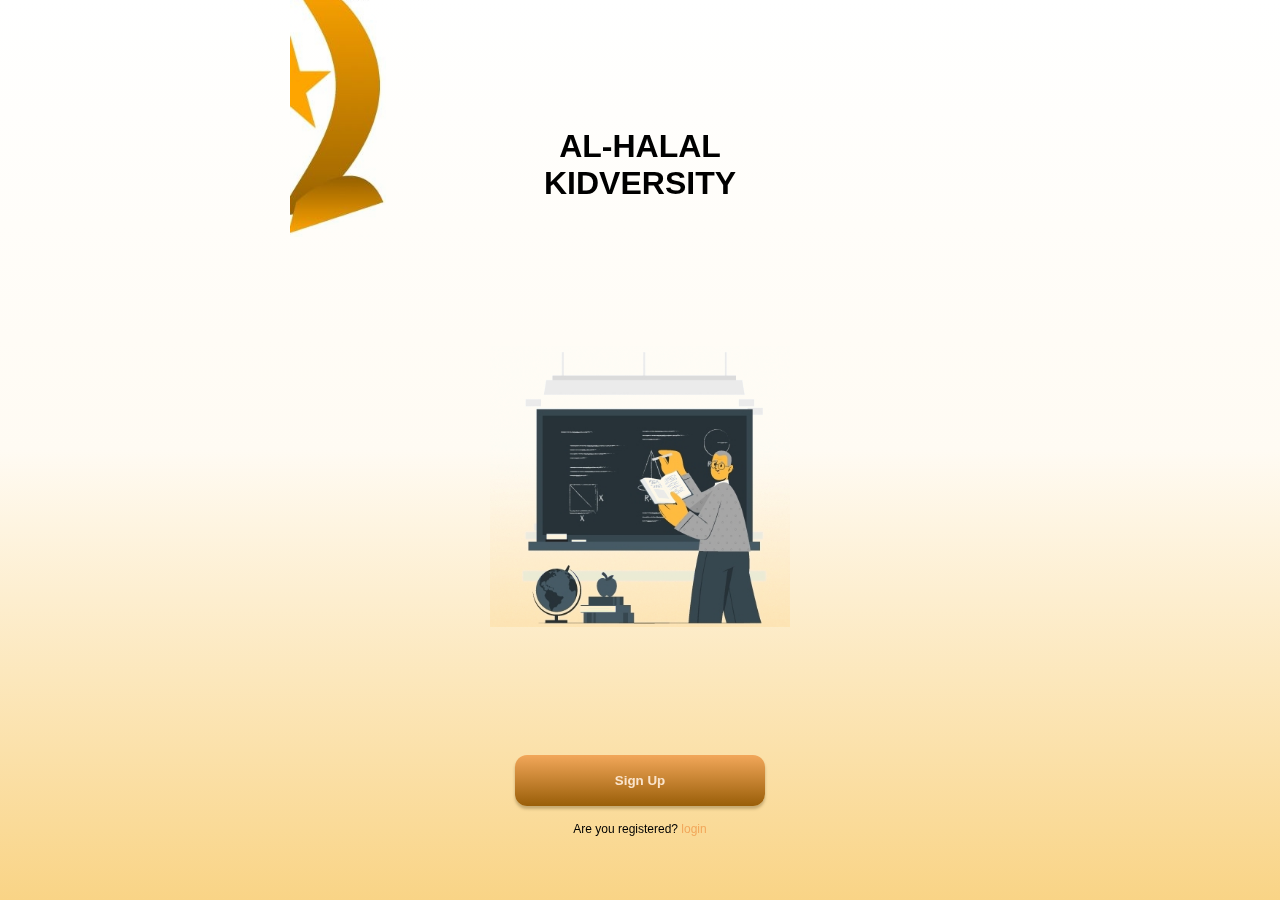
<file: index.html>
<!DOCTYPE html>
<html>

<head>
  <meta charset="UTF-8">
  <meta name="viewport" content="width=device-width, initial-scale=1">
  <title>Welcome</title>
  <link rel="stylesheet" href="/global.css">
  <script src="index.js"></script>
</head>

<body>
  <main class="screen-welcome">
    <div class="abs_vector">
      <img src="public/images/edge_vector.jpg" alt="vector">
    </div>
    <div class="title">
      <h1>AL-HALAL <br>KIDVERSITY</h1>
    </div>
    
    <div class="vector">
      <img src="public/images/bg_vector.jpg" alt="vector">
    </div>
    
    <div class="group">
      <a href="/users">
        <button class="pri-btn">Sign Up</button>
      </a>
      
      <p>Are you registered? <a href="/login" class="text-link">login</a></p>
    </div>
  </main>
</body>

</html>
</file>
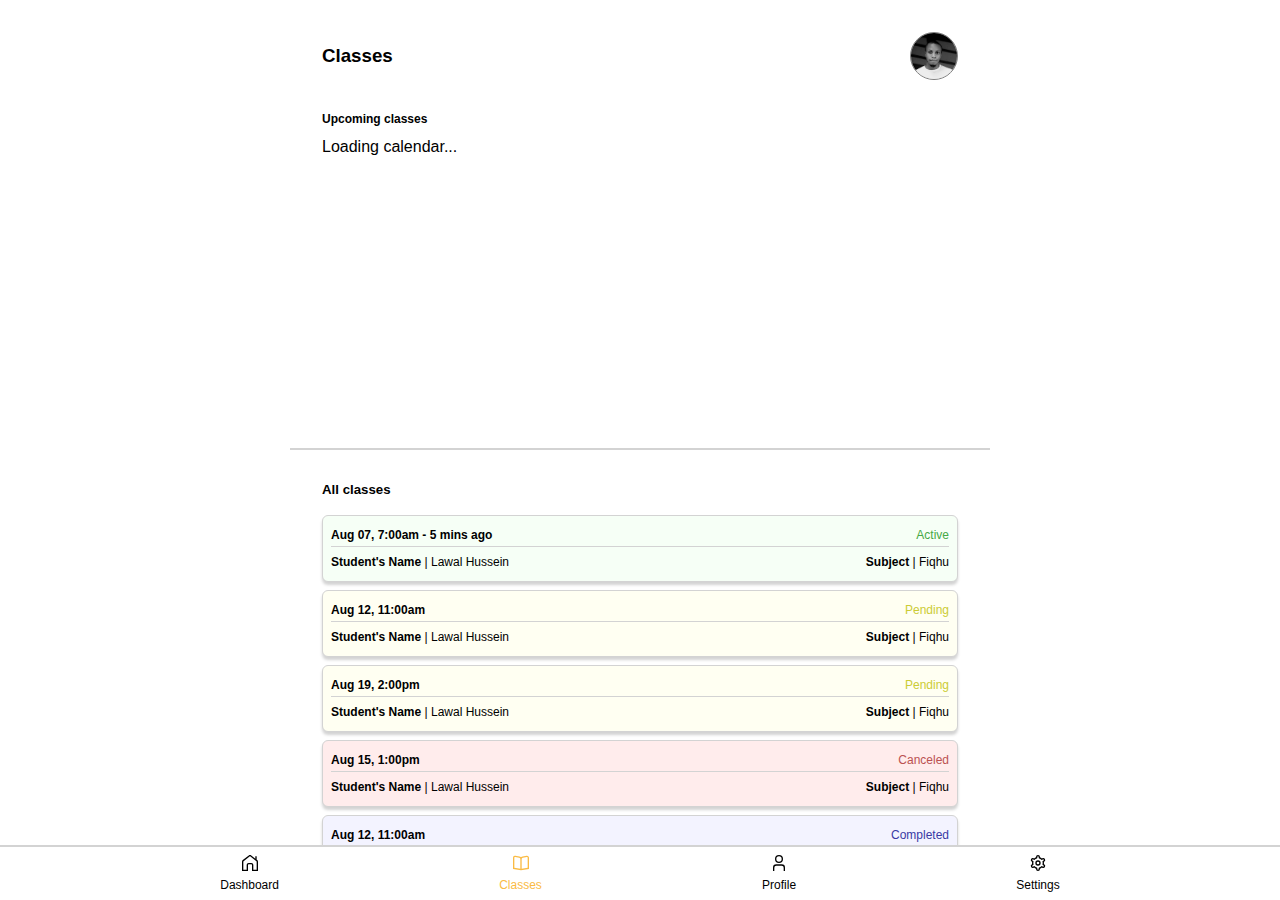
<file: classes/index.html>
<!DOCTYPE html>
<html>

<head>
  <meta charset="UTF-8">
  <meta name="viewport" content="width=device-width, initial-scale=1">
  <title>Welcome</title>
  <link rel="stylesheet" href="/global.css">
  <link rel="stylesheet" href="style.css">
</head>

<body>
  <main class="screen-dashboard">
    <section>

      <header>
        <h3>Classes</h3>

        <figure class="user">
          <img src="/public/images/eg38xq.jpg" alt="eg38xq.jpg">
        </figure>
      </header>

      <div class="personalize">
        <h5>Upcoming classes</h5>
        
        <div class="calendar">
          Loading calendar...
        </div>
      </div>
    </section>

    <section>
      <h5>All classes</h5>
      <br>
      
      <a href="./active">
        <div class="board green">
          <div>
            <span><strong>Aug 07, 7:00am - 5 mins ago</strong></span>
            <span class="status">Active</span>
          </div>
  
          <div>
            <span><strong>Student's Name </strong>| Lawal Hussein</span>
            <span><strong>Subject </strong>| Fiqhu</span>
          </div>
        </div>
      </a>

      <a href="./pending">
        <div class="board yellow">
          <div>
            <span><strong>Aug 12, 11:00am</strong></span>
            <span class="status">Pending</span>
          </div>
        
          <div>
            <span><strong>Student's Name </strong>| Lawal Hussein</span>
            <span><strong>Subject </strong>| Fiqhu</span>
          </div>
        </div>
      </a>
      
      <a href="./pending">
        <div class="board yellow">
          <div>
            <span><strong>Aug 19, 2:00pm</strong></span>
            <span class="status">Pending</span>
          </div>
        
          <div>
            <span><strong>Student's Name </strong>| Lawal Hussein</span>
            <span><strong>Subject </strong>| Fiqhu</span>
          </div>
        </div>
      </a>
      
      <a href="./canceled">
        <div class="board red">
          <div>
            <span><strong>Aug 15, 1:00pm</strong></span>
            <span class="status">Canceled</span>
          </div>
        
          <div>
            <span><strong>Student's Name </strong>| Lawal Hussein</span>
            <span><strong>Subject </strong>| Fiqhu</span>
          </div>
        </div>
      </a>
      
      <a href="./completed">
        <div class="board blue">
          <div>
            <span><strong>Aug 12, 11:00am</strong></span>
            <span class="status">Completed</span>
          </div>
        
          <div>
            <span><strong>Student's Name </strong>| Lawal Hussein</span>
            <span><strong>Subject </strong>| Fiqhu</span>
          </div>
        </div>
      </a>
    </section>
    
    <div class="nav_outer">
      <div class="nav_inner">
        <a href="/dashboard" class="nav_item">
          <span><svg xmlns="http://www.w3.org/2000/svg" id="Layer_1" data-name="Layer 1" viewBox="0 0 24 24" width="16" height="16"><path d="M22.849,7.68l-.869-.68h.021V2h-2v3.451L13.849,.637c-1.088-.852-2.609-.852-3.697,0L1.151,7.68c-.731,.572-1.151,1.434-1.151,2.363v13.957H9V15c0-.551,.448-1,1-1h4c.552,0,1,.449,1,1v9h9V10.043c0-.929-.42-1.791-1.151-2.363Zm-.849,14.32h-5v-7c0-1.654-1.346-3-3-3h-4c-1.654,0-3,1.346-3,3v7H2V10.043c0-.31,.14-.597,.384-.788L11.384,2.212c.363-.284,.869-.284,1.232,0l9,7.043c.244,.191,.384,.478,.384,.788v11.957Z"/></svg></span>
          <span>Dashboard</span>
        </a>
        <a href="/classes" class="nav_item active">
          <span><svg xmlns="http://www.w3.org/2000/svg" id="Layer_1" data-name="Layer 1" viewBox="0 0 24 24" width="16" height="16"><path d="M22.922,1.7a2.985,2.985,0,0,0-2.458-.648l-6.18,1.123A3.993,3.993,0,0,0,12,3.461,3.993,3.993,0,0,0,9.716,2.172L3.536,1.049A3,3,0,0,0,0,4V20.834l12,2.183,12-2.183V4A2.992,2.992,0,0,0,22.922,1.7ZM11,20.8,2,19.166V4a1,1,0,0,1,1.179-.983L9.358,4.14A2,2,0,0,1,11,6.108Zm11-1.636L13,20.8V6.108A2,2,0,0,1,14.642,4.14l6.179-1.123A1,1,0,0,1,22,4Z"/></svg></span>
          <span>Classes</span>
        </a>
        <a href="/profile" class="nav_item">
          <span><svg xmlns="http://www.w3.org/2000/svg" viewBox="0 0 24 24" width="16" height="16"><g id="_01_align_center" data-name="01 align center"><path d="M21,24H19V18.957A2.96,2.96,0,0,0,16.043,16H7.957A2.96,2.96,0,0,0,5,18.957V24H3V18.957A4.963,4.963,0,0,1,7.957,14h8.086A4.963,4.963,0,0,1,21,18.957Z"/><path d="M12,12a6,6,0,1,1,6-6A6.006,6.006,0,0,1,12,12ZM12,2a4,4,0,1,0,4,4A4,4,0,0,0,12,2Z"/></g></svg></span>
          <span>Profile</span>
        </a>
        <a href="/settings" class="nav_item">
          <span><svg xmlns="http://www.w3.org/2000/svg" id="Outline" viewBox="0 0 24 24" width="16" height="16"><path d="M12,8a4,4,0,1,0,4,4A4,4,0,0,0,12,8Zm0,6a2,2,0,1,1,2-2A2,2,0,0,1,12,14Z"/><path d="M21.294,13.9l-.444-.256a9.1,9.1,0,0,0,0-3.29l.444-.256a3,3,0,1,0-3-5.2l-.445.257A8.977,8.977,0,0,0,15,3.513V3A3,3,0,0,0,9,3v.513A8.977,8.977,0,0,0,6.152,5.159L5.705,4.9a3,3,0,0,0-3,5.2l.444.256a9.1,9.1,0,0,0,0,3.29l-.444.256a3,3,0,1,0,3,5.2l.445-.257A8.977,8.977,0,0,0,9,20.487V21a3,3,0,0,0,6,0v-.513a8.977,8.977,0,0,0,2.848-1.646l.447.258a3,3,0,0,0,3-5.2Zm-2.548-3.776a7.048,7.048,0,0,1,0,3.75,1,1,0,0,0,.464,1.133l1.084.626a1,1,0,0,1-1,1.733l-1.086-.628a1,1,0,0,0-1.215.165,6.984,6.984,0,0,1-3.243,1.875,1,1,0,0,0-.751.969V21a1,1,0,0,1-2,0V19.748a1,1,0,0,0-.751-.969A6.984,6.984,0,0,1,7.006,16.9a1,1,0,0,0-1.215-.165l-1.084.627a1,1,0,1,1-1-1.732l1.084-.626a1,1,0,0,0,.464-1.133,7.048,7.048,0,0,1,0-3.75A1,1,0,0,0,4.79,8.992L3.706,8.366a1,1,0,0,1,1-1.733l1.086.628A1,1,0,0,0,7.006,7.1a6.984,6.984,0,0,1,3.243-1.875A1,1,0,0,0,11,4.252V3a1,1,0,0,1,2,0V4.252a1,1,0,0,0,.751.969A6.984,6.984,0,0,1,16.994,7.1a1,1,0,0,0,1.215.165l1.084-.627a1,1,0,1,1,1,1.732l-1.084.626A1,1,0,0,0,18.746,10.125Z"/></svg></span>
          <span>Settings</span>
        </a>
      </div>
    </div>
  </main>
</body>

</html>
</file>
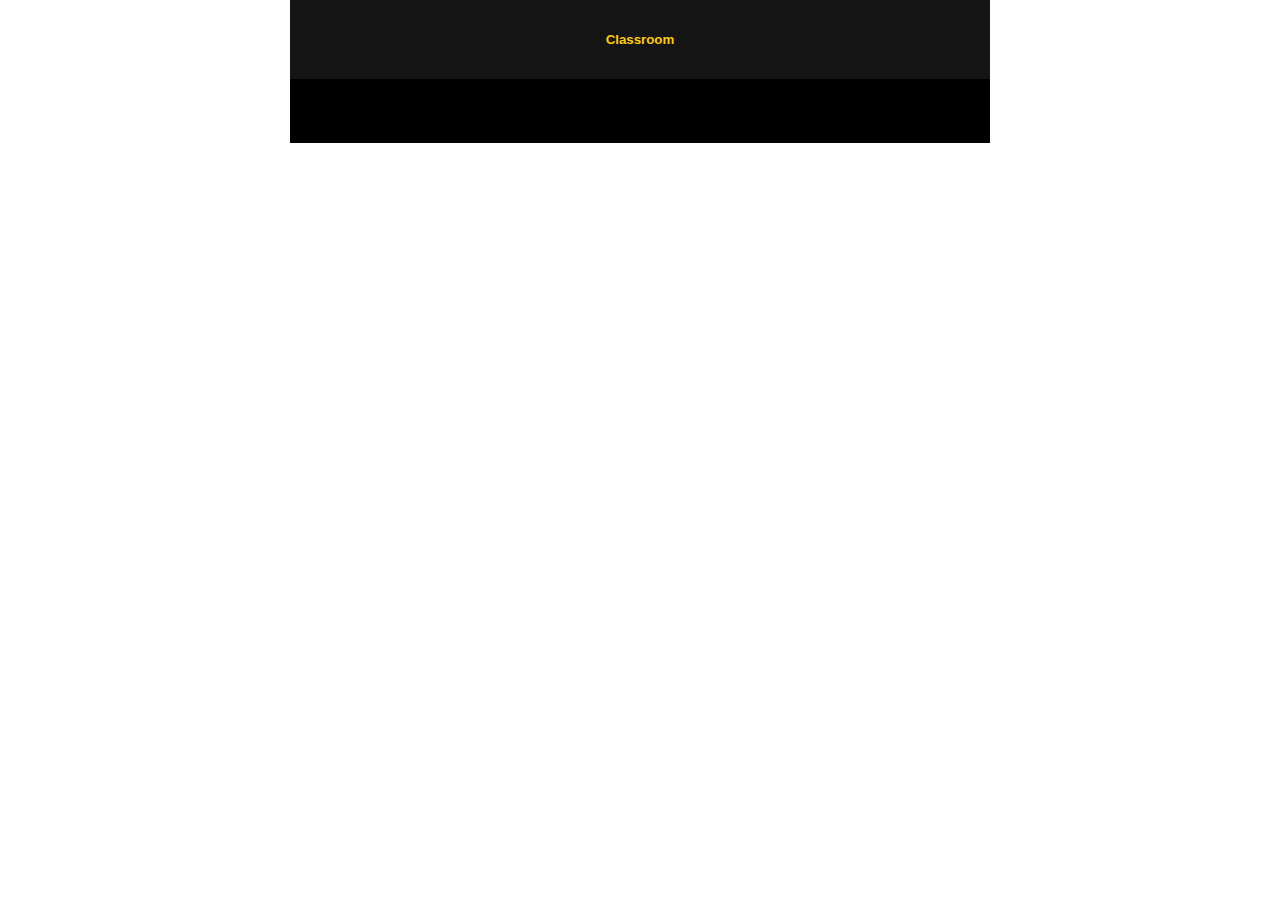
<file: classroom/index.html>
<!DOCTYPE html>
<html>

<head>
  <meta charset="UTF-8">
  <meta name="viewport" content="width=device-width, initial-scale=1">
  <title>Welcome</title>
  <link rel="stylesheet" href="/global.css">
  <link rel="stylesheet" href="style.css">
</head>

<body>
  <main class="screen-dashboard">
    <nav>
      <!-- <span><</span> -->
      <h5>Classroom</h5>
    </nav>

    <section>

    </section>
    <aside>

    </aside>
  </main>
</body>

</html>
</file>
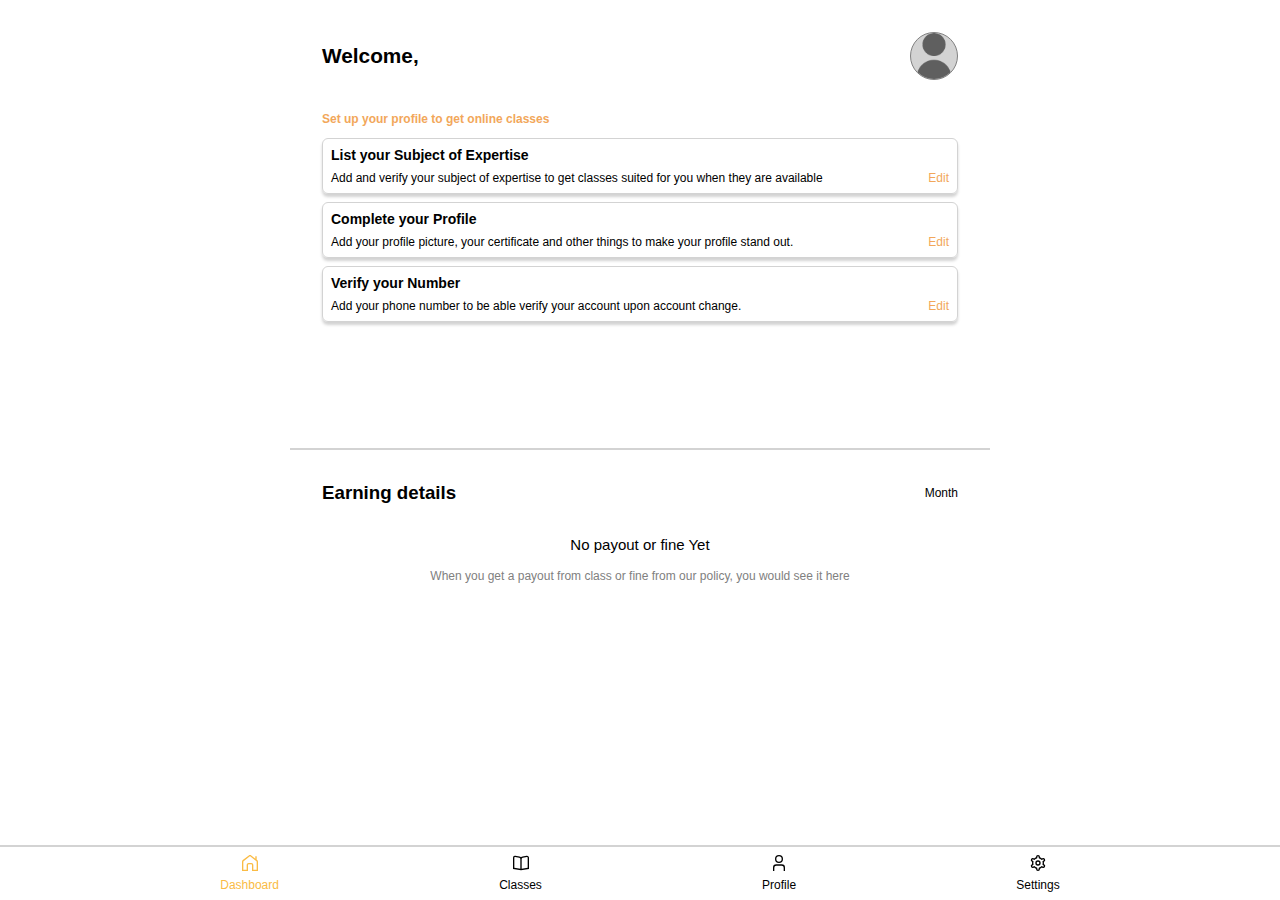
<file: dashboard/index.html>
<!DOCTYPE html>
<html>

<head>
  <meta charset="UTF-8">
  <meta name="viewport" content="width=device-width, initial-scale=1">
  <title>Welcome</title>
  <link rel="stylesheet" href="/global.css">
  <link rel="stylesheet" href="style.css">
  <script src="user.js"></script>
</head>

<body>
  <main class="screen-dashboard">
    <section>
      
      <header>
        <h2>Welcome, <span class="user"></span></h2>
        
        <figure class="user">
          <img src="/public/icons/user.png" alt="/public/icons/user.png">
        </figure>
      </header>
  
      <div class="personalize">
        <h5>Set up your profile to get online classes</h5>
        
        <div class="board">
          <h4>List your Subject of Expertise</h4>
          
          <div>
            <p>
              Add and verify your subject of expertise to get
              classes suited for you when they are available
            </p>
            
            <span class="text-link">Edit</span>
          </div>
        </div>
        
        <div class="board">
          <h4>Complete your Profile</h4>
          
          <div>
            <p>
              Add your profile picture, your certificate and other
              things to make your profile stand out.
            </p>
            
            <span class="text-link">Edit</span>
          </div>
        </div>
        
        <div class="board">
          <h4>Verify your Number</h4>
          
          <div>
            <p>
              Add your phone number to be able verify your
              account upon account change.
            </p>
            
            <span class="text-link">Edit</span>
          </div>
        </div>
      </div>
    </section>

    <section>
      <div class="top">
        <h3>Earning details</h3>
        
        <span>Month</span>
      </div>
      <div class="content">
        <h4>No payout or fine Yet</h4>
        <p>When you get a payout from class or 
        fine from our policy, you would see it here</p>
      </div>
    </section>
    
    <div class="nav_outer">
      <div class="nav_inner">
        <a href="/dashboard" class="nav_item active">
          <span><svg xmlns="http://www.w3.org/2000/svg" id="Layer_1" data-name="Layer 1" viewBox="0 0 24 24" width="16" height="16"><path d="M22.849,7.68l-.869-.68h.021V2h-2v3.451L13.849,.637c-1.088-.852-2.609-.852-3.697,0L1.151,7.68c-.731,.572-1.151,1.434-1.151,2.363v13.957H9V15c0-.551,.448-1,1-1h4c.552,0,1,.449,1,1v9h9V10.043c0-.929-.42-1.791-1.151-2.363Zm-.849,14.32h-5v-7c0-1.654-1.346-3-3-3h-4c-1.654,0-3,1.346-3,3v7H2V10.043c0-.31,.14-.597,.384-.788L11.384,2.212c.363-.284,.869-.284,1.232,0l9,7.043c.244,.191,.384,.478,.384,.788v11.957Z"/></svg></span>
          <span>Dashboard</span>
        </a>
        <a href="/classes" class="nav_item">
          <span><svg xmlns="http://www.w3.org/2000/svg" id="Layer_1" data-name="Layer 1" viewBox="0 0 24 24" width="16" height="16"><path d="M22.922,1.7a2.985,2.985,0,0,0-2.458-.648l-6.18,1.123A3.993,3.993,0,0,0,12,3.461,3.993,3.993,0,0,0,9.716,2.172L3.536,1.049A3,3,0,0,0,0,4V20.834l12,2.183,12-2.183V4A2.992,2.992,0,0,0,22.922,1.7ZM11,20.8,2,19.166V4a1,1,0,0,1,1.179-.983L9.358,4.14A2,2,0,0,1,11,6.108Zm11-1.636L13,20.8V6.108A2,2,0,0,1,14.642,4.14l6.179-1.123A1,1,0,0,1,22,4Z"/></svg></span>
          <span>Classes</span>
        </a>
        <a href="/profile" class="nav_item">
          <span><svg xmlns="http://www.w3.org/2000/svg" viewBox="0 0 24 24" width="16" height="16"><g id="_01_align_center" data-name="01 align center"><path d="M21,24H19V18.957A2.96,2.96,0,0,0,16.043,16H7.957A2.96,2.96,0,0,0,5,18.957V24H3V18.957A4.963,4.963,0,0,1,7.957,14h8.086A4.963,4.963,0,0,1,21,18.957Z"/><path d="M12,12a6,6,0,1,1,6-6A6.006,6.006,0,0,1,12,12ZM12,2a4,4,0,1,0,4,4A4,4,0,0,0,12,2Z"/></g></svg></span>
          <span>Profile</span>
        </a>
        <a href="/settings" class="nav_item">
          <span><svg xmlns="http://www.w3.org/2000/svg" id="Outline" viewBox="0 0 24 24" width="16" height="16"><path d="M12,8a4,4,0,1,0,4,4A4,4,0,0,0,12,8Zm0,6a2,2,0,1,1,2-2A2,2,0,0,1,12,14Z"/><path d="M21.294,13.9l-.444-.256a9.1,9.1,0,0,0,0-3.29l.444-.256a3,3,0,1,0-3-5.2l-.445.257A8.977,8.977,0,0,0,15,3.513V3A3,3,0,0,0,9,3v.513A8.977,8.977,0,0,0,6.152,5.159L5.705,4.9a3,3,0,0,0-3,5.2l.444.256a9.1,9.1,0,0,0,0,3.29l-.444.256a3,3,0,1,0,3,5.2l.445-.257A8.977,8.977,0,0,0,9,20.487V21a3,3,0,0,0,6,0v-.513a8.977,8.977,0,0,0,2.848-1.646l.447.258a3,3,0,0,0,3-5.2Zm-2.548-3.776a7.048,7.048,0,0,1,0,3.75,1,1,0,0,0,.464,1.133l1.084.626a1,1,0,0,1-1,1.733l-1.086-.628a1,1,0,0,0-1.215.165,6.984,6.984,0,0,1-3.243,1.875,1,1,0,0,0-.751.969V21a1,1,0,0,1-2,0V19.748a1,1,0,0,0-.751-.969A6.984,6.984,0,0,1,7.006,16.9a1,1,0,0,0-1.215-.165l-1.084.627a1,1,0,1,1-1-1.732l1.084-.626a1,1,0,0,0,.464-1.133,7.048,7.048,0,0,1,0-3.75A1,1,0,0,0,4.79,8.992L3.706,8.366a1,1,0,0,1,1-1.733l1.086.628A1,1,0,0,0,7.006,7.1a6.984,6.984,0,0,1,3.243-1.875A1,1,0,0,0,11,4.252V3a1,1,0,0,1,2,0V4.252a1,1,0,0,0,.751.969A6.984,6.984,0,0,1,16.994,7.1a1,1,0,0,0,1.215.165l1.084-.627a1,1,0,1,1,1,1.732l-1.084.626A1,1,0,0,0,18.746,10.125Z"/></svg></span>
          <span>Settings</span>
        </a>
      </div>
    </div>
  </main>
</body>

</html>
</file>
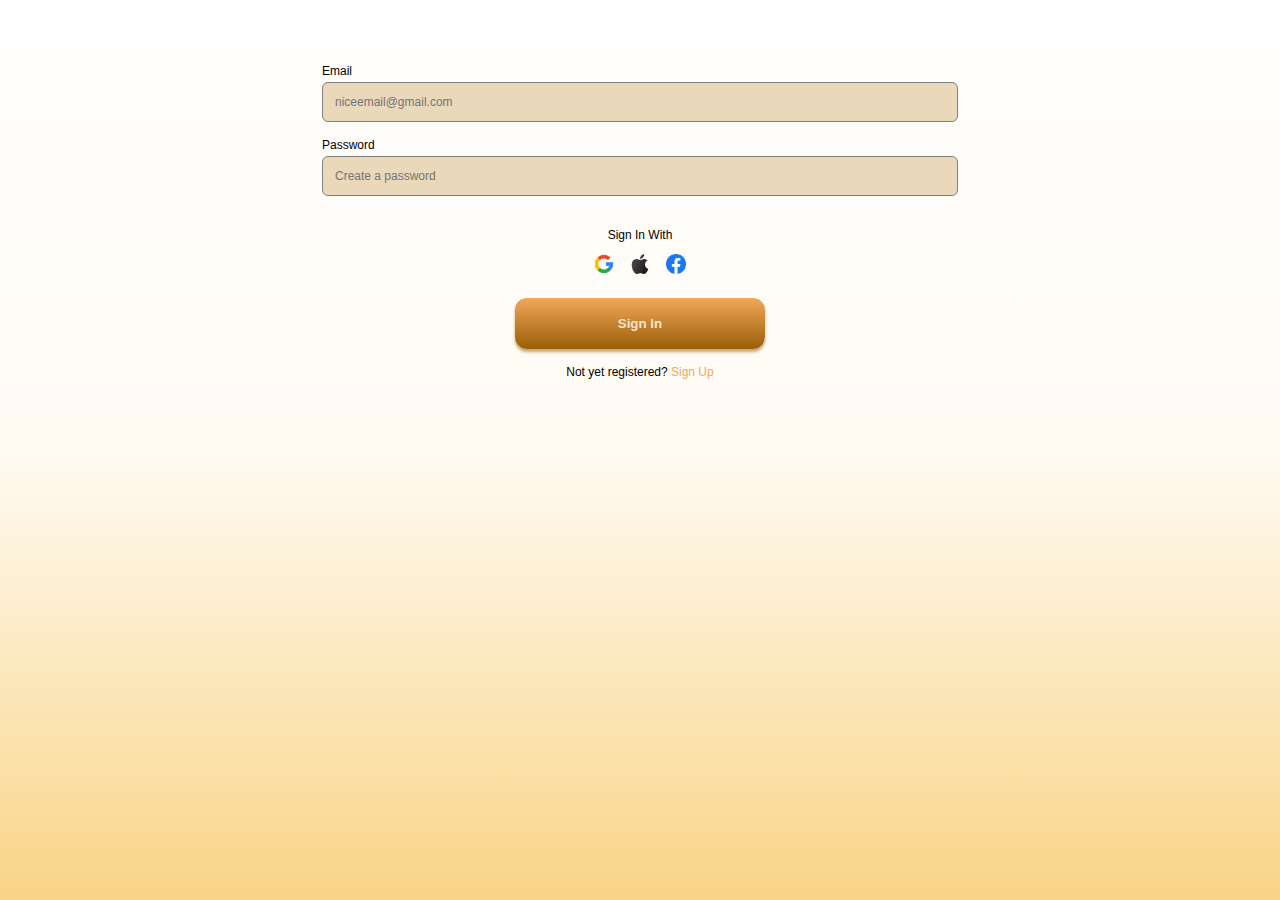
<file: login/index.html>
<!DOCTYPE html>
<html>

<head>
  <meta charset="UTF-8">
  <meta name="viewport" content="width=device-width, initial-scale=1">
  <title>Login</title>
  <link rel="stylesheet" href="/global.css">
  <script src="auth.js"></script>
</head>

<body>
  <main class="screen-reg">
    <div class="form" onsubmit="e=>e.preventDefault()">

      <div class="input_group">
        <label for="email_address">Email</label>
        <input type="email" name="email_address" id="email_address" placeholder="niceemail@gmail.com">
      </div>


      <div class="input_group">
        <label for="password">Password</label>
        <input type="password" name="password" id="password" placeholder="Create a password">
      </div>

      <div class="input_group" style="text-align: center; margin-top: 2rem">
        <label>Sign In With</label>
        <div class="auth0">
          <img src="/public/icons/google_icon.png" alt="google_icon">
          <img src="/public/icons/apple_icon.png" alt="apple_icon">
          <img src="/public/icons/facebook_icon.png" alt="facebook_icon">
        </div>
      </div>
      <div class="group">
        <button class="pri-btn" onclick="authUser()">Sign In</button>
      
        <p>Not yet registered? <a href="/users" class="text-link">Sign Up</a></p>
      </div>

    </div>
  </main>

</body>

</html>
</file>
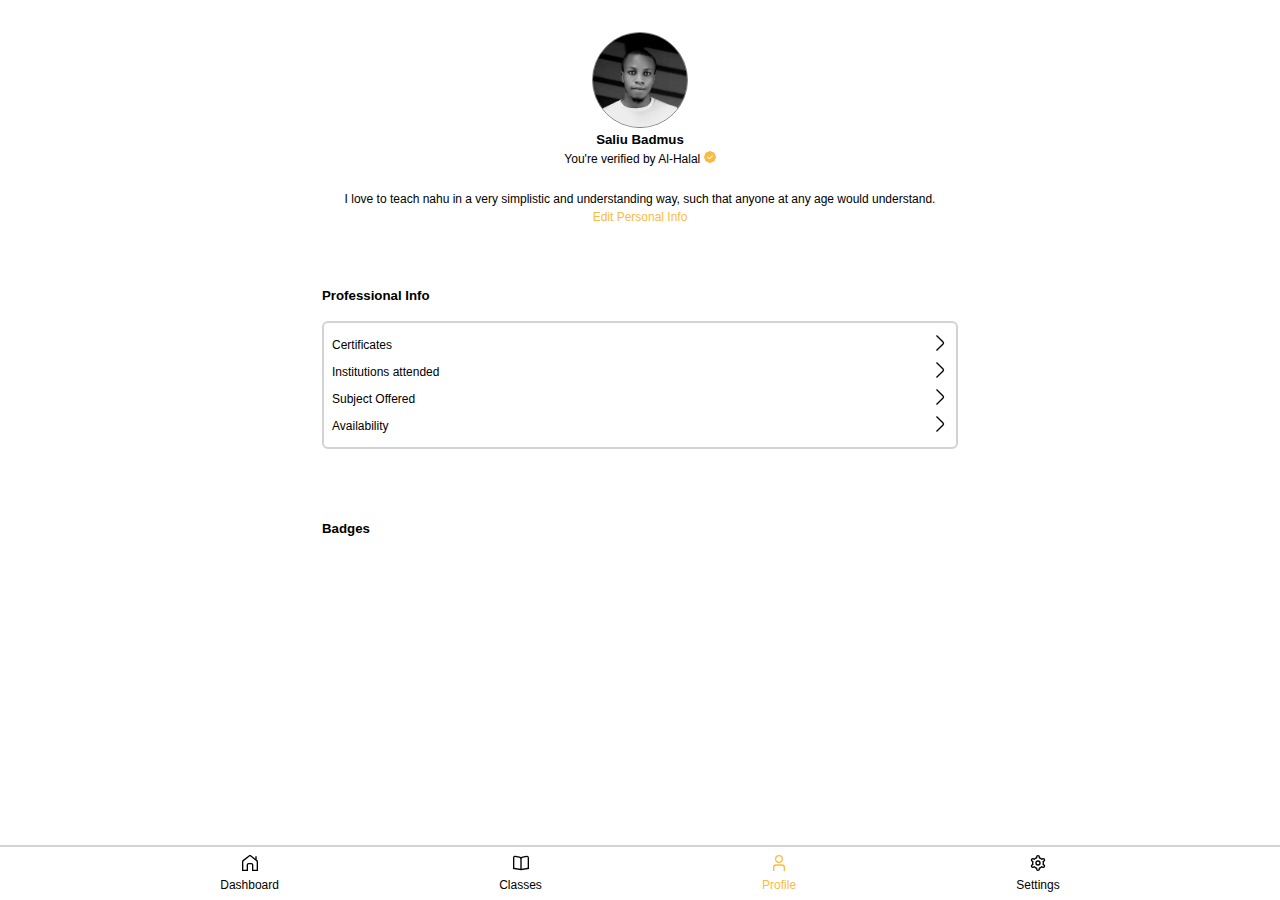
<file: profile/index.html>
<!DOCTYPE html>
<html>

<head>
  <meta charset="UTF-8">
  <meta name="viewport" content="width=device-width, initial-scale=1">
  <title>Welcome</title>
  <link rel="stylesheet" href="/global.css">
  <link rel="stylesheet" href="style.css">
</head>

<body>
  <main class="screen-dashboard">
    <section class="personal">
        <figure class="user">
          <img src="/public/images/eg38xq.jpg" alt="eg38xq.jpg">
        </figure>
        
        <h5>Saliu Badmus</h5>
        
        <p>
          You're verified by Al-Halal
          
          <svg xmlns="http://www.w3.org/2000/svg" id="Layer_1" data-name="Layer 1" viewBox="0 0 24 24" width="12" height="12"><path d="M24,12c0-1.626-.714-3.16-1.925-4.124,.14-1.622-.44-3.211-1.59-4.362-1.15-1.149-2.735-1.728-4.277-1.555-2.014-2.556-6.365-2.604-8.332-.035-1.624-.144-3.211,.439-4.361,1.59-1.149,1.15-1.729,2.74-1.555,4.277-2.556,2.014-2.605,6.365-.035,8.333-.14,1.622,.44,3.211,1.59,4.362,1.15,1.149,2.737,1.73,4.277,1.555,2.014,2.556,6.365,2.604,8.332,.035,1.62,.136,3.21-.439,4.361-1.59,1.149-1.15,1.729-2.74,1.555-4.277,1.246-1.048,1.96-2.582,1.96-4.208Zm-6.46-1.434l-4.739,4.568c-1.163,1.161-3.066,1.151-4.229-.013l-2.252-2.092c-.404-.376-.428-1.009-.052-1.413,.377-.405,1.011-.427,1.413-.052l2.278,2.117c.418,.417,1.05,.416,1.44,.025l4.752-4.581c.398-.382,1.031-.371,1.414,.026,.384,.397,.372,1.031-.025,1.414Z"/></svg>

        </p>
        <br>
        <p>
          I love to teach nahu in a very simplistic and understanding way,
          such that anyone at any age would understand.
        </p>
        
        <span class="btn-text">Edit Personal Info</span>
    </section>

    <section class="professional">
      <h5>Professional Info</h5>
      <br>
      
        <div class="board">
          <ul>
            <li>
              <span>Certificates</span>
              <span>
                <svg xmlns="http://www.w3.org/2000/svg" viewBox="0 0 24 24" width="16" height="16"><g id="_01_align_center" data-name="01 align center"><path d="M7.412,24,6,22.588l9.881-9.881a1,1,0,0,0,0-1.414L6.017,1.431,7.431.017l9.862,9.862a3,3,0,0,1,0,4.242Z"/></g></svg>
              </span>
            </li>
            <li>
              <span>Institutions attended</span>
              <span><svg xmlns="http://www.w3.org/2000/svg" viewBox="0 0 24 24" width="16" height="16"><g id="_01_align_center" data-name="01 align center"><path d="M7.412,24,6,22.588l9.881-9.881a1,1,0,0,0,0-1.414L6.017,1.431,7.431.017l9.862,9.862a3,3,0,0,1,0,4.242Z"/></g></svg></span>
            </li>
            <li>
              <span>Subject Offered</span>
              <span><svg xmlns="http://www.w3.org/2000/svg" viewBox="0 0 24 24" width="16" height="16"><g id="_01_align_center" data-name="01 align center"><path d="M7.412,24,6,22.588l9.881-9.881a1,1,0,0,0,0-1.414L6.017,1.431,7.431.017l9.862,9.862a3,3,0,0,1,0,4.242Z"/></g></svg></span>
            </li>
            <li>
              <span>Availability</span>
              <span><svg xmlns="http://www.w3.org/2000/svg" viewBox="0 0 24 24" width="16" height="16"><g id="_01_align_center" data-name="01 align center"><path d="M7.412,24,6,22.588l9.881-9.881a1,1,0,0,0,0-1.414L6.017,1.431,7.431.017l9.862,9.862a3,3,0,0,1,0,4.242Z"/></g></svg></span>
            </li>
          </ul>
        </div>
    </section>
    <section class="badges">
      <h5>Badges</h5>
    </section>
    
    <div class="nav_outer">
      <div class="nav_inner">
        <a href="/dashboard" class="nav_item">
          <span><svg xmlns="http://www.w3.org/2000/svg" id="Layer_1" data-name="Layer 1" viewBox="0 0 24 24" width="16" height="16"><path d="M22.849,7.68l-.869-.68h.021V2h-2v3.451L13.849,.637c-1.088-.852-2.609-.852-3.697,0L1.151,7.68c-.731,.572-1.151,1.434-1.151,2.363v13.957H9V15c0-.551,.448-1,1-1h4c.552,0,1,.449,1,1v9h9V10.043c0-.929-.42-1.791-1.151-2.363Zm-.849,14.32h-5v-7c0-1.654-1.346-3-3-3h-4c-1.654,0-3,1.346-3,3v7H2V10.043c0-.31,.14-.597,.384-.788L11.384,2.212c.363-.284,.869-.284,1.232,0l9,7.043c.244,.191,.384,.478,.384,.788v11.957Z"/></svg></span>
          <span>Dashboard</span>
        </a>
        <a href="/classes" class="nav_item">
          <span><svg xmlns="http://www.w3.org/2000/svg" id="Layer_1" data-name="Layer 1" viewBox="0 0 24 24" width="16" height="16"><path d="M22.922,1.7a2.985,2.985,0,0,0-2.458-.648l-6.18,1.123A3.993,3.993,0,0,0,12,3.461,3.993,3.993,0,0,0,9.716,2.172L3.536,1.049A3,3,0,0,0,0,4V20.834l12,2.183,12-2.183V4A2.992,2.992,0,0,0,22.922,1.7ZM11,20.8,2,19.166V4a1,1,0,0,1,1.179-.983L9.358,4.14A2,2,0,0,1,11,6.108Zm11-1.636L13,20.8V6.108A2,2,0,0,1,14.642,4.14l6.179-1.123A1,1,0,0,1,22,4Z"/></svg></span>
          <span>Classes</span>
        </a>
        <a href="/profile" class="nav_item active">
          <span><svg xmlns="http://www.w3.org/2000/svg" viewBox="0 0 24 24" width="16" height="16"><g id="_01_align_center" data-name="01 align center"><path d="M21,24H19V18.957A2.96,2.96,0,0,0,16.043,16H7.957A2.96,2.96,0,0,0,5,18.957V24H3V18.957A4.963,4.963,0,0,1,7.957,14h8.086A4.963,4.963,0,0,1,21,18.957Z"/><path d="M12,12a6,6,0,1,1,6-6A6.006,6.006,0,0,1,12,12ZM12,2a4,4,0,1,0,4,4A4,4,0,0,0,12,2Z"/></g></svg></span>
          <span>Profile</span>
        </a>
        <a href="/settings" class="nav_item">
          <span><svg xmlns="http://www.w3.org/2000/svg" id="Outline" viewBox="0 0 24 24" width="16" height="16"><path d="M12,8a4,4,0,1,0,4,4A4,4,0,0,0,12,8Zm0,6a2,2,0,1,1,2-2A2,2,0,0,1,12,14Z"/><path d="M21.294,13.9l-.444-.256a9.1,9.1,0,0,0,0-3.29l.444-.256a3,3,0,1,0-3-5.2l-.445.257A8.977,8.977,0,0,0,15,3.513V3A3,3,0,0,0,9,3v.513A8.977,8.977,0,0,0,6.152,5.159L5.705,4.9a3,3,0,0,0-3,5.2l.444.256a9.1,9.1,0,0,0,0,3.29l-.444.256a3,3,0,1,0,3,5.2l.445-.257A8.977,8.977,0,0,0,9,20.487V21a3,3,0,0,0,6,0v-.513a8.977,8.977,0,0,0,2.848-1.646l.447.258a3,3,0,0,0,3-5.2Zm-2.548-3.776a7.048,7.048,0,0,1,0,3.75,1,1,0,0,0,.464,1.133l1.084.626a1,1,0,0,1-1,1.733l-1.086-.628a1,1,0,0,0-1.215.165,6.984,6.984,0,0,1-3.243,1.875,1,1,0,0,0-.751.969V21a1,1,0,0,1-2,0V19.748a1,1,0,0,0-.751-.969A6.984,6.984,0,0,1,7.006,16.9a1,1,0,0,0-1.215-.165l-1.084.627a1,1,0,1,1-1-1.732l1.084-.626a1,1,0,0,0,.464-1.133,7.048,7.048,0,0,1,0-3.75A1,1,0,0,0,4.79,8.992L3.706,8.366a1,1,0,0,1,1-1.733l1.086.628A1,1,0,0,0,7.006,7.1a6.984,6.984,0,0,1,3.243-1.875A1,1,0,0,0,11,4.252V3a1,1,0,0,1,2,0V4.252a1,1,0,0,0,.751.969A6.984,6.984,0,0,1,16.994,7.1a1,1,0,0,0,1.215.165l1.084-.627a1,1,0,1,1,1,1.732l-1.084.626A1,1,0,0,0,18.746,10.125Z"/></svg></span>
          <span>Settings</span>
        </a>
      </div>
    </div>
  </main>
</body>

</html>
</file>
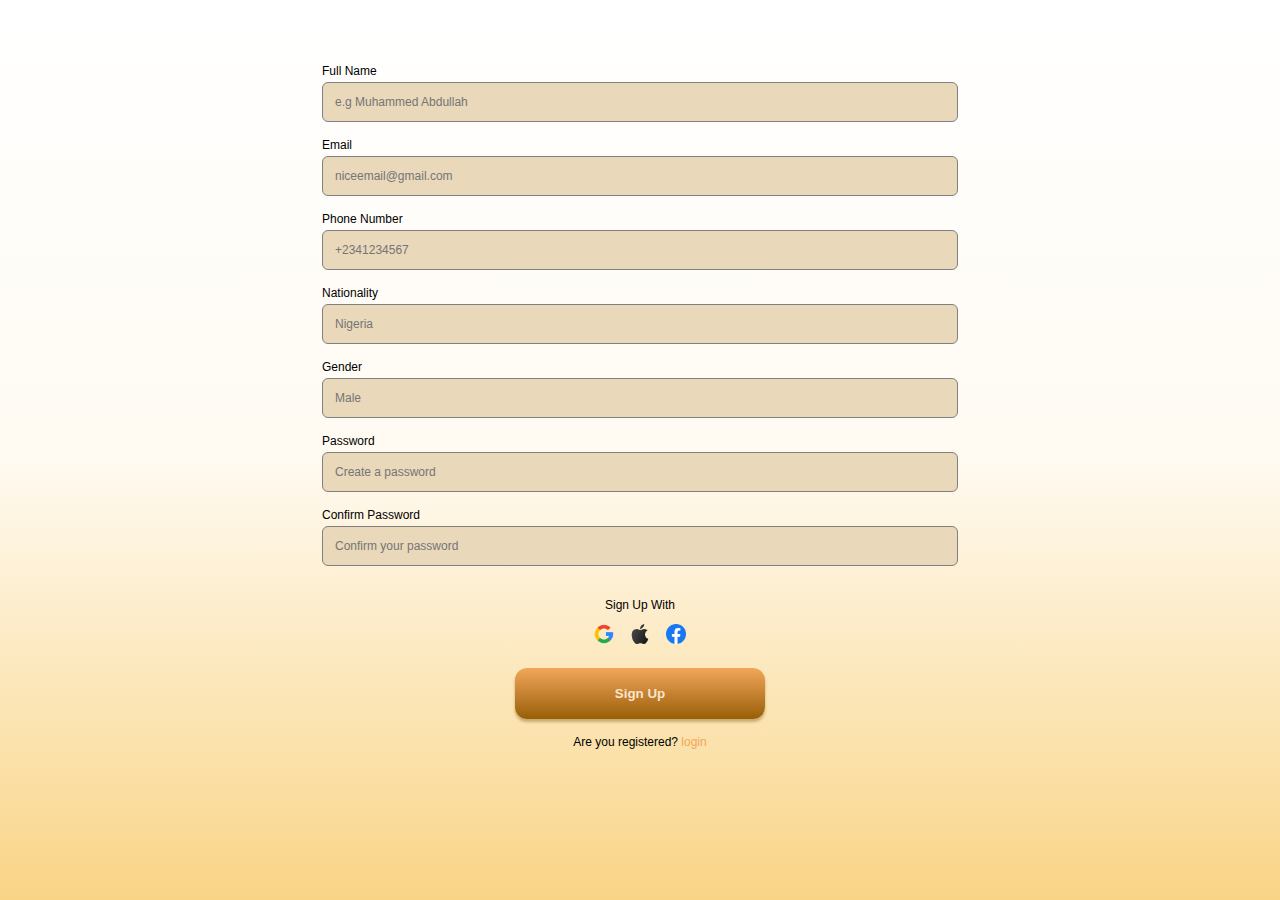
<file: register/index.html>
<!DOCTYPE html>
<html>

<head>
  <meta charset="UTF-8">
  <meta name="viewport" content="width=device-width, initial-scale=1">
  <title>Teacher</title>
  <link rel="stylesheet" href="/global.css">
  <script src="auth.js"></script>
</head>

<body>
  <main class="screen-reg">
    <div class="form" onsubmit="e=>e.preventDefault()">
      <div class="input_group">
        <label for="full_name">Full Name</label>
        <input type="text" name="full_name" id="full_name" placeholder="e.g Muhammed Abdullah">
      </div>
      
      <div class="input_group">
        <label for="email_address">Email</label>
        <input type="email" name="email_address" id="email_address" placeholder="niceemail@gmail.com">
      </div>
      
      <div class="input_group">
        <label for="phone_number">Phone Number</label>
        <input type="tell" name="phone_number" id="phone_number" placeholder="+2341234567">
      </div>
      
      <div class="input_group">
        <label for="nationality">Nationality</label>
        <input type="text" name="nationality" id="nationality" placeholder="Nigeria">
      </div>
      
      <div class="input_group">
        <label for="gender">Gender</label>
        <input type="text" name="gender" id="gender" placeholder="Male">
      </div>
      
      <div class="input_group">
        <label for="password">Password</label>
        <input type="password" name="password" id="password" placeholder="Create a password">
      </div>
      
      <div class="input_group">
        <label for="confirm_password">Confirm Password</label>
        <input type="password" name="confirm_password" id="confirm_password" placeholder="Confirm your password">
      </div>
      
      <div class="input_group" style="text-align: center; margin-top: 2rem">
        <label>Sign Up With</label>
        <div class="auth0">
          <img src="/public/icons/google_icon.png" alt="google_icon">
          <img src="/public/icons/apple_icon.png" alt="apple_icon">
          <img src="/public/icons/facebook_icon.png" alt="facebook_icon">
        </div>
      </div>
      
      <div class="group">
        <button class="pri-btn" onclick="createUser()">Sign Up</button>
      
        <p>Are you registered? <a href="/login" class="text-link">login</a></p>
      </div>

      <!-- <a href="/dashboard"></a> -->
    </div>
  </main>

</body>

</html>
</file>
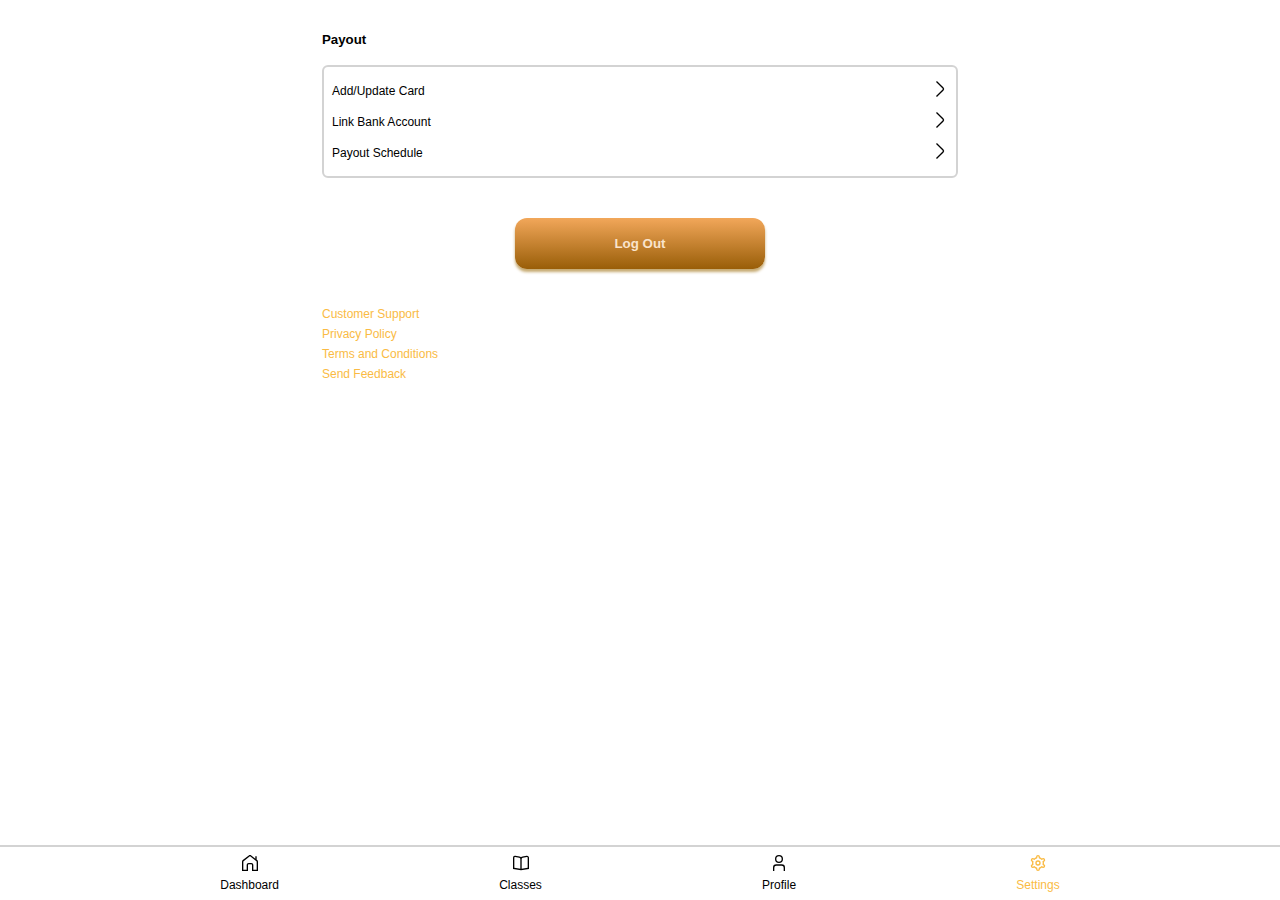
<file: settings/index.html>
<!DOCTYPE html>
<html>

<head>
  <meta charset="UTF-8">
  <meta name="viewport" content="width=device-width, initial-scale=1">
  <title>Welcome</title>
  <link rel="stylesheet" href="/global.css">
  <link rel="stylesheet" href="style.css">
</head>

<body>
  <main class="screen-dashboard">
    <section class="professional">
      <h5>Payout</h5>
      <br>

      <div class="board">
        <ul>
          <a href="./card">
            <li>
              <span>Add/Update Card</span>
              <span><svg xmlns="http://www.w3.org/2000/svg" viewBox="0 0 24 24" width="16" height="16"><g id="_01_align_center" data-name="01 align center"><path d="M7.412,24,6,22.588l9.881-9.881a1,1,0,0,0,0-1.414L6.017,1.431,7.431.017l9.862,9.862a3,3,0,0,1,0,4.242Z"/></g></svg></span>
            </li>
          </a>
          <li>
            <span>Link Bank Account</span>
            <span><svg xmlns="http://www.w3.org/2000/svg" viewBox="0 0 24 24" width="16" height="16"><g id="_01_align_center" data-name="01 align center"><path d="M7.412,24,6,22.588l9.881-9.881a1,1,0,0,0,0-1.414L6.017,1.431,7.431.017l9.862,9.862a3,3,0,0,1,0,4.242Z"/></g></svg></span>
          </li>
          <li>
            <span>Payout Schedule</span>
            <span><svg xmlns="http://www.w3.org/2000/svg" viewBox="0 0 24 24" width="16" height="16"><g id="_01_align_center" data-name="01 align center"><path d="M7.412,24,6,22.588l9.881-9.881a1,1,0,0,0,0-1.414L6.017,1.431,7.431.017l9.862,9.862a3,3,0,0,1,0,4.242Z"/></g></svg></span>
          </li>
        </ul>
      </div>
    </section>
    <div class="group">
      <a href="/users">
        <button class="pri-btn">Log Out</button>
      </a>
    </div>
    
    <section class="links">
      <ul>
        <li>Customer Support</li>
        <li>Privacy Policy</li>
        <li>Terms and Conditions</li>
        <li>Send Feedback</li>
      </ul>
    </section>
    
    <div class="nav_outer">
      <div class="nav_inner">
        <a href="/dashboard" class="nav_item">
          <span><svg xmlns="http://www.w3.org/2000/svg" id="Layer_1" data-name="Layer 1" viewBox="0 0 24 24" width="16" height="16"><path d="M22.849,7.68l-.869-.68h.021V2h-2v3.451L13.849,.637c-1.088-.852-2.609-.852-3.697,0L1.151,7.68c-.731,.572-1.151,1.434-1.151,2.363v13.957H9V15c0-.551,.448-1,1-1h4c.552,0,1,.449,1,1v9h9V10.043c0-.929-.42-1.791-1.151-2.363Zm-.849,14.32h-5v-7c0-1.654-1.346-3-3-3h-4c-1.654,0-3,1.346-3,3v7H2V10.043c0-.31,.14-.597,.384-.788L11.384,2.212c.363-.284,.869-.284,1.232,0l9,7.043c.244,.191,.384,.478,.384,.788v11.957Z"/></svg></span>
          <span>Dashboard</span>
        </a>
        <a href="/classes" class="nav_item">
          <span><svg xmlns="http://www.w3.org/2000/svg" id="Layer_1" data-name="Layer 1" viewBox="0 0 24 24" width="16" height="16"><path d="M22.922,1.7a2.985,2.985,0,0,0-2.458-.648l-6.18,1.123A3.993,3.993,0,0,0,12,3.461,3.993,3.993,0,0,0,9.716,2.172L3.536,1.049A3,3,0,0,0,0,4V20.834l12,2.183,12-2.183V4A2.992,2.992,0,0,0,22.922,1.7ZM11,20.8,2,19.166V4a1,1,0,0,1,1.179-.983L9.358,4.14A2,2,0,0,1,11,6.108Zm11-1.636L13,20.8V6.108A2,2,0,0,1,14.642,4.14l6.179-1.123A1,1,0,0,1,22,4Z"/></svg></span>
          <span>Classes</span>
        </a>
        <a href="/profile" class="nav_item">
          <span><svg xmlns="http://www.w3.org/2000/svg" viewBox="0 0 24 24" width="16" height="16"><g id="_01_align_center" data-name="01 align center"><path d="M21,24H19V18.957A2.96,2.96,0,0,0,16.043,16H7.957A2.96,2.96,0,0,0,5,18.957V24H3V18.957A4.963,4.963,0,0,1,7.957,14h8.086A4.963,4.963,0,0,1,21,18.957Z"/><path d="M12,12a6,6,0,1,1,6-6A6.006,6.006,0,0,1,12,12ZM12,2a4,4,0,1,0,4,4A4,4,0,0,0,12,2Z"/></g></svg></span>
          <span>Profile</span>
        </a>
        <a href="/settings" class="nav_item active">
          <span><svg xmlns="http://www.w3.org/2000/svg" id="Outline" viewBox="0 0 24 24" width="16" height="16"><path d="M12,8a4,4,0,1,0,4,4A4,4,0,0,0,12,8Zm0,6a2,2,0,1,1,2-2A2,2,0,0,1,12,14Z"/><path d="M21.294,13.9l-.444-.256a9.1,9.1,0,0,0,0-3.29l.444-.256a3,3,0,1,0-3-5.2l-.445.257A8.977,8.977,0,0,0,15,3.513V3A3,3,0,0,0,9,3v.513A8.977,8.977,0,0,0,6.152,5.159L5.705,4.9a3,3,0,0,0-3,5.2l.444.256a9.1,9.1,0,0,0,0,3.29l-.444.256a3,3,0,1,0,3,5.2l.445-.257A8.977,8.977,0,0,0,9,20.487V21a3,3,0,0,0,6,0v-.513a8.977,8.977,0,0,0,2.848-1.646l.447.258a3,3,0,0,0,3-5.2Zm-2.548-3.776a7.048,7.048,0,0,1,0,3.75,1,1,0,0,0,.464,1.133l1.084.626a1,1,0,0,1-1,1.733l-1.086-.628a1,1,0,0,0-1.215.165,6.984,6.984,0,0,1-3.243,1.875,1,1,0,0,0-.751.969V21a1,1,0,0,1-2,0V19.748a1,1,0,0,0-.751-.969A6.984,6.984,0,0,1,7.006,16.9a1,1,0,0,0-1.215-.165l-1.084.627a1,1,0,1,1-1-1.732l1.084-.626a1,1,0,0,0,.464-1.133,7.048,7.048,0,0,1,0-3.75A1,1,0,0,0,4.79,8.992L3.706,8.366a1,1,0,0,1,1-1.733l1.086.628A1,1,0,0,0,7.006,7.1a6.984,6.984,0,0,1,3.243-1.875A1,1,0,0,0,11,4.252V3a1,1,0,0,1,2,0V4.252a1,1,0,0,0,.751.969A6.984,6.984,0,0,1,16.994,7.1a1,1,0,0,0,1.215.165l1.084-.627a1,1,0,1,1,1,1.732l-1.084.626A1,1,0,0,0,18.746,10.125Z"/></svg></span>
          <span>Settings</span>
        </a>
      </div>
    </div>
  </main>
</body>

</html>
</file>
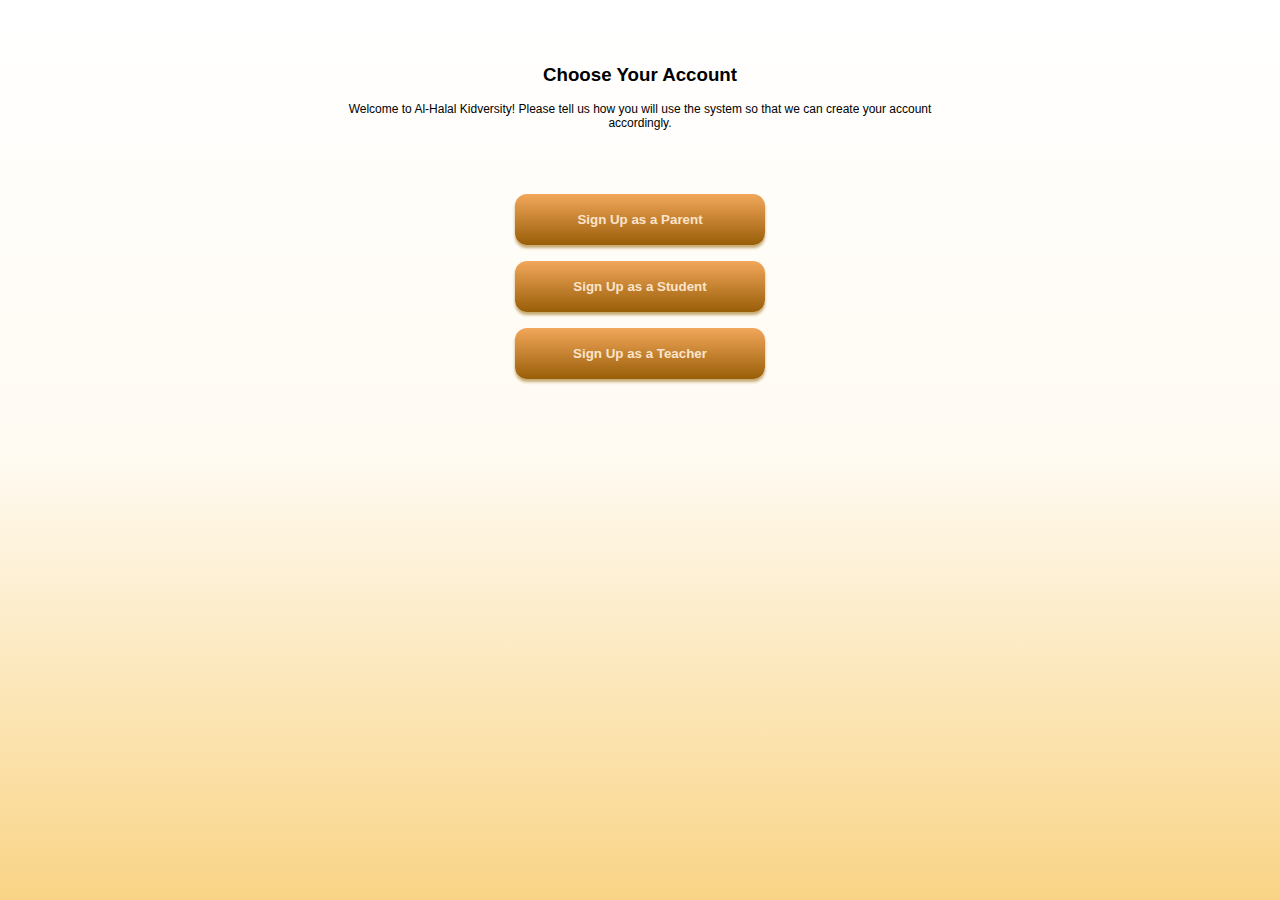
<file: users/index.html>
<!DOCTYPE html>
<html>

<head>
  <meta charset="UTF-8">
  <meta name="viewport" content="width=device-width, initial-scale=1">
  <title>User</title>
  <link rel="stylesheet" href="/global.css">
</head>

<body>
  <main class="screen-welcome">
    <div>
      <h3>Choose Your Account</h3>
      <p>
        Welcome to Al-Halal Kidversity! Please tell us 
        how you will use the system so that we can create 
        your account accordingly.
      </p>
      
      <div class="btn-group">
        <a href="/register">
          <button class="pri-btn">Sign Up as a Parent</button>
        </a>
        
        <a href="/register">
          <button class="pri-btn">Sign Up as a Student</button>
        </a>
        
        <a href="/register">
          <button class="pri-btn">Sign Up as a Teacher</button>
        </a>
      </div>
    </div>
  </main>
  
</body>

</html>
</file>
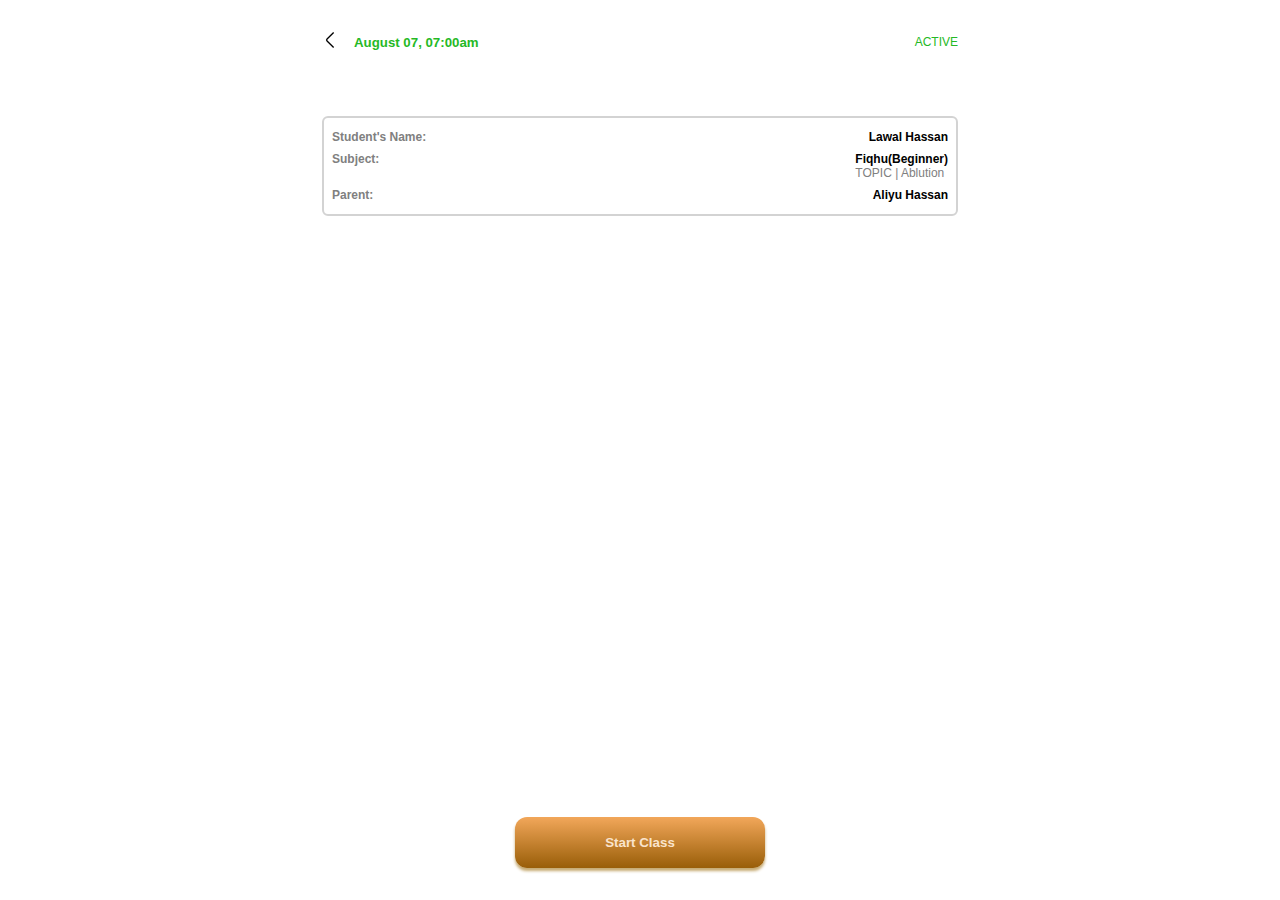
<file: classes/active/index.html>
<!DOCTYPE html>
<html>

<head>
  <meta charset="UTF-8">
  <meta name="viewport" content="width=device-width, initial-scale=1">
  <title>Welcome</title>
  <link rel="stylesheet" href="/global.css">
  <link rel="stylesheet" href="style.css">
</head>

<body>
  <main class="screen-dashboard">
    <nav>
      <span><svg xmlns="http://www.w3.org/2000/svg" viewBox="0 0 24 24" width="16" height="16"><g id="_01_align_center" data-name="01 align center"><path d="M16.752,23.994,6.879,14.121a3,3,0,0,1,0-4.242L16.746.012,18.16,1.426,8.293,11.293a1,1,0,0,0,0,1.414l9.873,9.873Z"/></g></svg></span>
      <header class="green">
        <h5>August 07, 07:00am</h5>
  
        <span class="status">ACTIVE</span>
      </header>
    </nav>

    <section>
      <div class="list">
        <div class="board">
          <div>
            <span><strong>Student's Name:</strong></span>
            <span><strong>Lawal Hassan</strong></span>
          </div>

          <div>
            <span><strong>Subject:</strong></span>
            
            <div>
              <span><strong>Fiqhu(Beginner)</strong></span>
              <span>TOPIC | Ablution</span>
            </div>
          </div>
          
          <div>
            <span><strong>Parent:</strong></span>
            <span><strong>Aliyu Hassan</strong></span>
          </div>
        </div>
      </div>
    </section>
    <aside>
      <div class="group">
        <a href="/users">
          <button class="pri-btn">Start Class</button>
        </a>
      </div>
    </aside>
  </main>
</body>

</html>
</file>
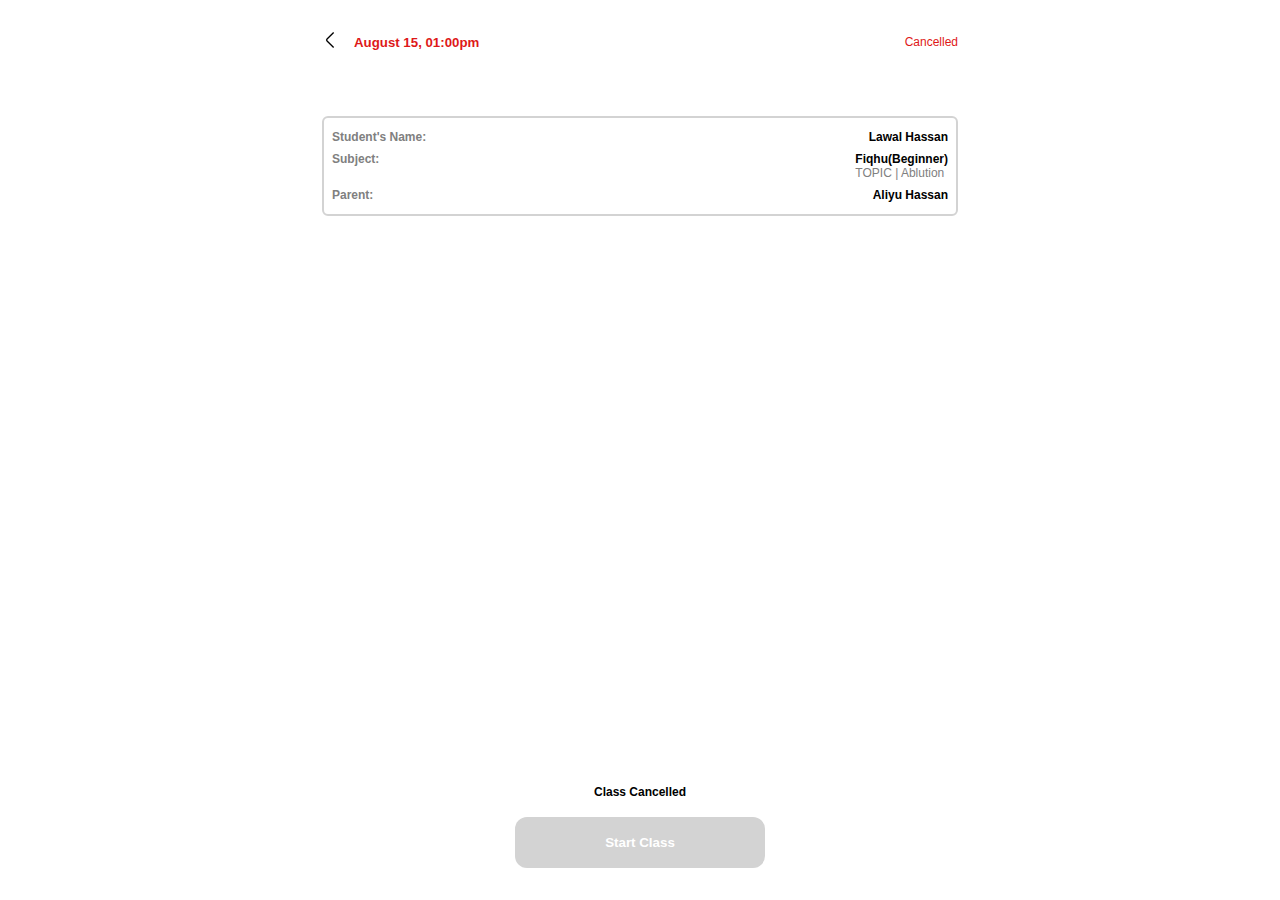
<file: classes/canceled/index.html>
<!DOCTYPE html>
<html>

<head>
  <meta charset="UTF-8">
  <meta name="viewport" content="width=device-width, initial-scale=1">
  <title>Welcome</title>
  <link rel="stylesheet" href="/global.css">
  <link rel="stylesheet" href="style.css">
</head>

<body>
  <main class="screen-dashboard">
    <nav>
      <span><svg xmlns="http://www.w3.org/2000/svg" viewBox="0 0 24 24" width="16" height="16"><g id="_01_align_center" data-name="01 align center"><path d="M16.752,23.994,6.879,14.121a3,3,0,0,1,0-4.242L16.746.012,18.16,1.426,8.293,11.293a1,1,0,0,0,0,1.414l9.873,9.873Z"/></g></svg></span>
      <header class="red">
        <h5>August 15, 01:00pm</h5>
  
        <span class="status">Cancelled</span>
      </header>
    </nav>

    <section>
      <div class="list">
        <div class="board">
          <div>
            <span><strong>Student's Name:</strong></span>
            <span><strong>Lawal Hassan</strong></span>
          </div>

          <div>
            <span><strong>Subject:</strong></span>
            
            <div>
              <span><strong>Fiqhu(Beginner)</strong></span>
              <span>TOPIC | Ablution</span>
            </div>
          </div>
          
          <div>
            <span><strong>Parent:</strong></span>
            <span><strong>Aliyu Hassan</strong></span>
          </div>
        </div>
      </div>

    </section>
    <aside>
      <div class="group">
        <p><strong>Class Cancelled</strong></p>
        <br>
        <a href="/users">
          <button class="pri-btn">Start Class</button>
        </a>
      </div>
    </aside>
  </main>
</body>

</html>
</file>
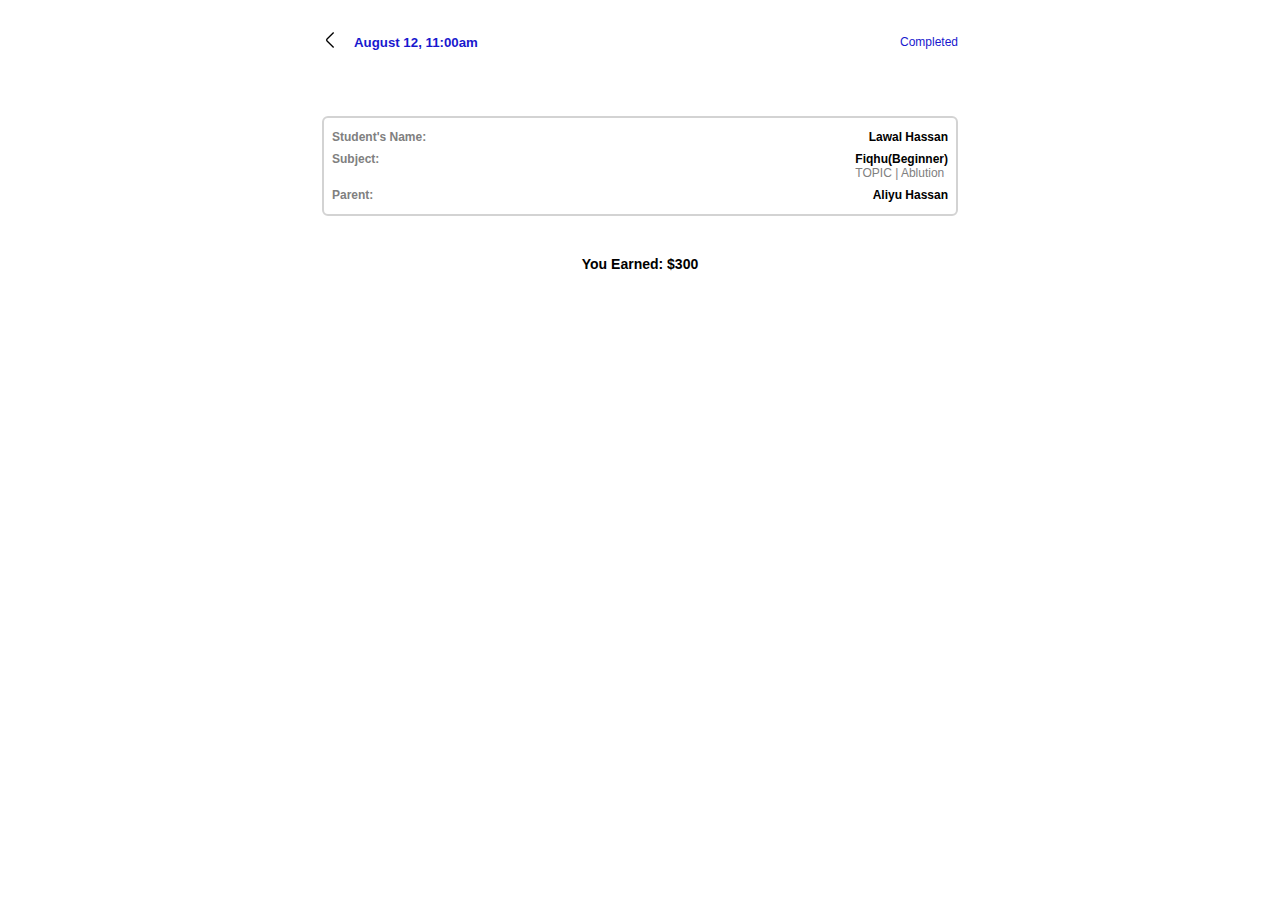
<file: classes/completed/index.html>
<!DOCTYPE html>
<html>

<head>
  <meta charset="UTF-8">
  <meta name="viewport" content="width=device-width, initial-scale=1">
  <title>Welcome</title>
  <link rel="stylesheet" href="/global.css">
  <link rel="stylesheet" href="style.css">
</head>

<body>
  <main class="screen-dashboard">
    <nav>
      <span><svg xmlns="http://www.w3.org/2000/svg" viewBox="0 0 24 24" width="16" height="16"><g id="_01_align_center" data-name="01 align center"><path d="M16.752,23.994,6.879,14.121a3,3,0,0,1,0-4.242L16.746.012,18.16,1.426,8.293,11.293a1,1,0,0,0,0,1.414l9.873,9.873Z"/></g></svg></span>
      <header class="blue">
        <h5>August 12, 11:00am</h5>
  
        <span class="status">Completed</span>
      </header>
    </nav>

    <section>
      <div class="list">
        <div class="board">
          <div>
            <span><strong>Student's Name:</strong></span>
            <span><strong>Lawal Hassan</strong></span>
          </div>

          <div>
            <span><strong>Subject:</strong></span>
            
            <div>
              <span><strong>Fiqhu(Beginner)</strong></span>
              <span>TOPIC | Ablution</span>
            </div>
          </div>
          
          <div>
            <span><strong>Parent:</strong></span>
            <span><strong>Aliyu Hassan</strong></span>
          </div>
        </div>
      </div>
      <div class="earns">
        You Earned: $300
      </div>
    </section>

  </main>
</body>

</html>
</file>
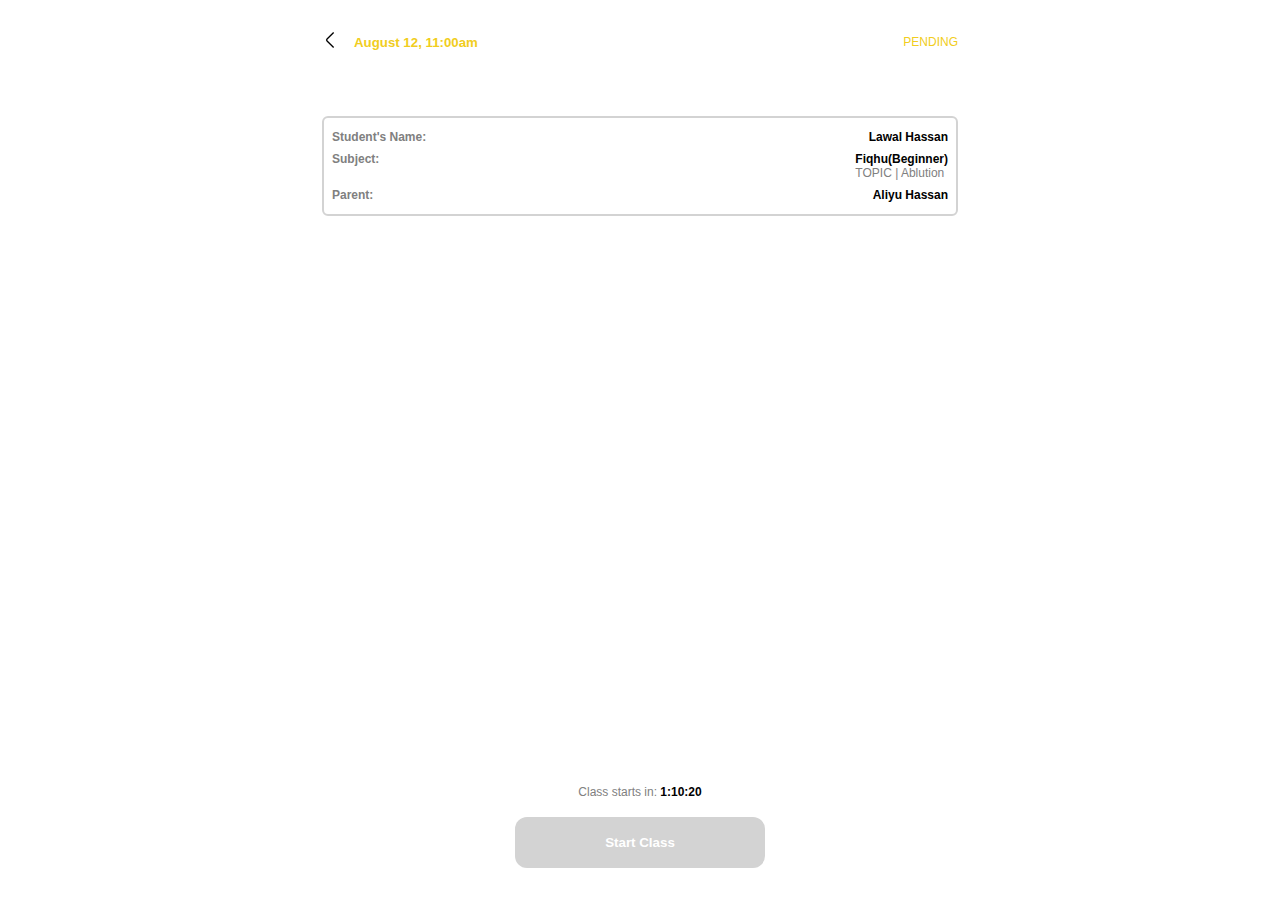
<file: classes/pending/index.html>
<!DOCTYPE html>
<html>

<head>
  <meta charset="UTF-8">
  <meta name="viewport" content="width=device-width, initial-scale=1">
  <title>Welcome</title>
  <link rel="stylesheet" href="/global.css">
  <link rel="stylesheet" href="style.css">
</head>

<body>
  <main class="screen-dashboard">
    <nav>
      <span><svg xmlns="http://www.w3.org/2000/svg" viewBox="0 0 24 24" width="16" height="16"><g id="_01_align_center" data-name="01 align center"><path d="M16.752,23.994,6.879,14.121a3,3,0,0,1,0-4.242L16.746.012,18.16,1.426,8.293,11.293a1,1,0,0,0,0,1.414l9.873,9.873Z"/></g></svg></span>
      <header class="yellow">
        <h5>August 12, 11:00am</h5>
  
        <span class="status">PENDING</span>
      </header>
    </nav>

    <section>
      <div class="list">
        <div class="board">
          <div>
            <span><strong>Student's Name:</strong></span>
            <span><strong>Lawal Hassan</strong></span>
          </div>

          <div>
            <span><strong>Subject:</strong></span>
            
            <div>
              <span><strong>Fiqhu(Beginner)</strong></span>
              <span>TOPIC | Ablution</span>
            </div>
          </div>
          
          <div>
            <span><strong>Parent:</strong></span>
            <span><strong>Aliyu Hassan</strong></span>
          </div>
        </div>
      </div>
    </section>
    <aside>
      <div class="group">
        <p><span>Class starts in: </span><strong>1:10:20</strong></p>
        <br>
        <a href="/users">
          <button class="pri-btn">Start Class</button>
        </a>
      </div>
    </aside>
  </main>
</body>

</html>
</file>
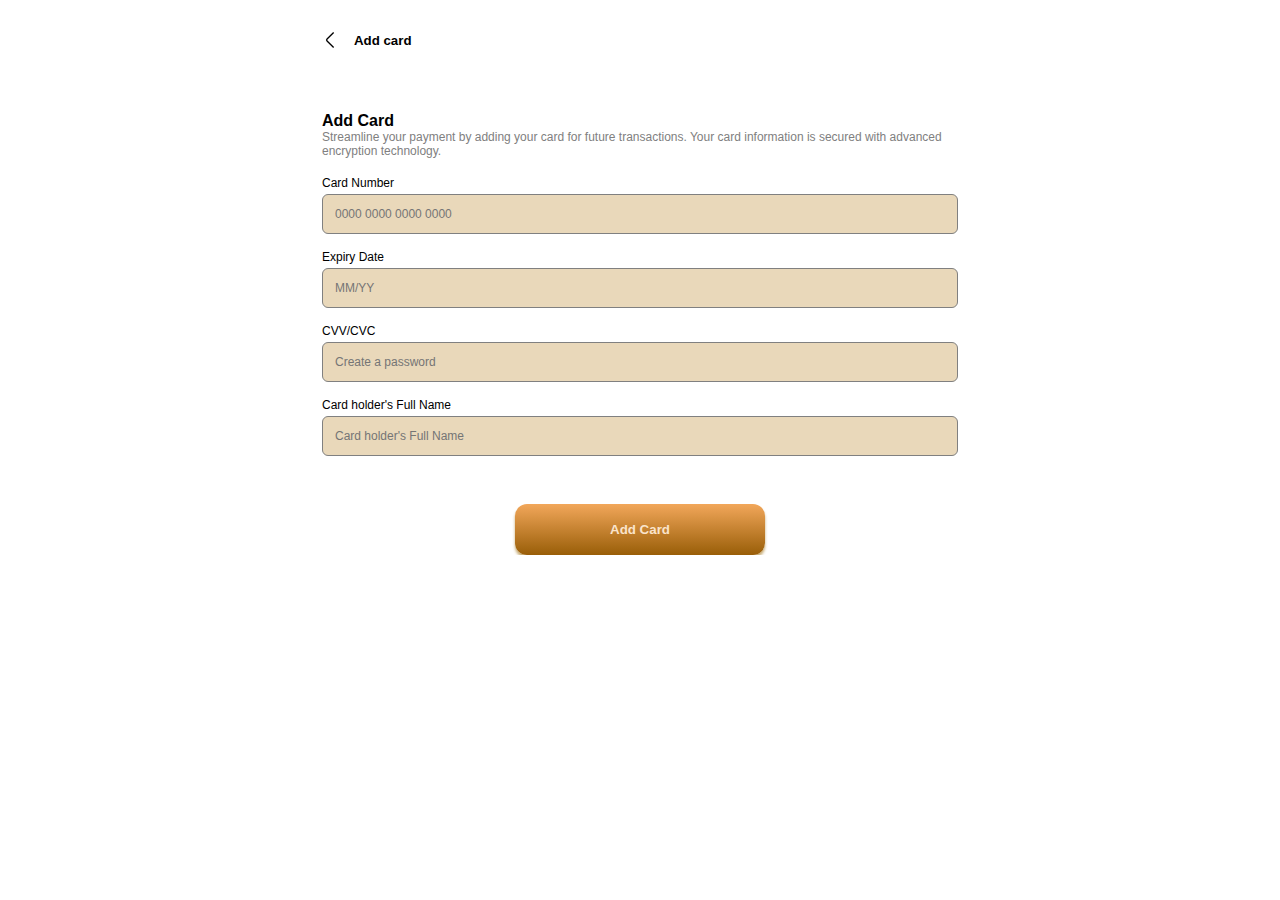
<file: settings/card/index.html>
<!DOCTYPE html>
<html>

<head>
  <meta charset="UTF-8">
  <meta name="viewport" content="width=device-width, initial-scale=1">
  <title>Welcome</title>
  <link rel="stylesheet" href="/global.css">
  <link rel="stylesheet" href="style.css">
</head>

<body>
  <main class="screen-dashboard">
    <header>
        <svg xmlns="http://www.w3.org/2000/svg" viewBox="0 0 24 24" width="16" height="16"><g id="_01_align_center" data-name="01 align center"><path d="M16.752,23.994,6.879,14.121a3,3,0,0,1,0-4.242L16.746.012,18.16,1.426,8.293,11.293a1,1,0,0,0,0,1.414l9.873,9.873Z"/></g></svg>
      <h5>
        Add card
      </h5>
    </header>
    <section class="card_details">
      <h4>Add Card</h4>
      <p>
        Streamline your payment by adding your card for future transactions. Your card information is secured with advanced encryption technology.
      </p>
      <br>

      <div class="form" onsubmit="e=>e.preventDefault()">
        <div class="input_group">
          <label for="card_number">Card Number</label>
          <input type="number" name="card_number" id="card_number" placeholder="0000 0000 0000 0000">
        </div>
  
        <div class="input_group">
          <label for="exp_date">Expiry Date</label>
          <input type="text" name="exp_date" id="exp_date" placeholder="MM/YY">
        </div>
  
        <div class="input_group">
          <label for="cvv">CVV/CVC</label>
          <input type="number" name="cvv" id="cvv" placeholder="Create a password">
        </div>
  
        <div class="input_group">
          <label for="holder_name">Card holder's Full Name</label>
          <input type="text" name="holder_name" id="holder_name" placeholder="Card holder's Full Name">
        </div>
  
      </div>
    </section>
    <div class="group">
      <a href="/users">
        <button class="pri-btn">Add Card</button>
      </a>
    </div>
  </main>
</body>

</html>
</file>
<file: global.css>
* {
  margin: 0;
  padding: 0;
  box-sizing: border-box;
  scrollbar-width: none;  
}

:root {
  --gold: #fabb44;
}

*::-webkit-scrollbar {
  display: none;
}


body {
  width: 100vw;
  height: 100vh;
  background: linear-gradient(to bottom, #fff, #FFFBF3, #F9D486);
  font-family: sans-serif;
}

ul {
  list-style: none;
}

a {
  text-decoration: none;
  color: inherit;
}

main {
  width: 100%;
  height: 100%;
  max-height: 100%;
  max-width: 700px;
  margin: 0 auto;
  display: flex;
  flex-direction: column;
  justify-content: space-between;
  overflow-y: scroll;
  padding: 4rem 2rem;
  position: relative;
}

.screen-welcome{
  text-align: center;
}

.title {
  text-align: center;
  margin-top: 4rem;
}

.vector {
  flex: 1;
}

.pri-btn {
  display: block;
  margin: 0 auto;
  padding: 18px 12px;
  border-radius: 12px;
  width: 250px;
  text-align: center;
  border: none;
  outline: none;
  color: #FAE4CC;
  font-weight: bold;
  box-shadow: 0 3px 3px #C6AA71;
  background: linear-gradient(to bottom, #F2A75A, #995E08);
}

.screen-welcome p, .group p {
  font-size: 12px;
  margin-top: 1rem;
  font-weight: 400;
  text-align: center;
}

.abs_vector {
  width: 96px;
  position: absolute;
  top: 0;
  left: 0;
}

.vector {
  margin: 2rem auto 1rem;
  width: 300px;
  aspect-ratio: 1/1;
}

.vector img, .abs_vector img {
  width: 100%;
  height: 100%;
  object-fit: contain;
  mix-blend-mode: darken;
}

.text-link {
  color: #F2A75A;
  font-size: 12px;
  font-weight: 500;
}

.btn-group {
  display: flex;
  flex-direction: column;
  gap: 1rem;
  text-align: center;
  align-items: center;
  margin-top: 4rem;
}

.screen-reg .form {
  text-align: left;
}

.input_group {
  display: flex;
  flex-direction: column;
  font-size: 12px;
  font-weight: 500;
  margin-bottom: 1rem;
}

.input_group label {
  margin-bottom: 4px;
}

.input_group input {
  font-size: 12px;
  padding: 12px;
  border: 1px solid grey;
  border-radius: 6px;
  background: #E9D8BA;
  outline: none;
}

.input_group input:focus {
  background: #fff;
  border: 1px solid #F2A75A;
  outline: none;
}

.input_group input:invalid {
  border: 1px solid red;
}

.input_group input:empty {
  /* background: #E9D8BA; */
}

.auth0 {
  display: flex;
  justify-content: center;
  align-items: center;
  gap: 16px;
  margin: 8px 0;
}

.auth0 img {
  --size: 20px;
  width: var(--size);
  height: var(--size);
}

.nav_outer {
  position: fixed;
  bottom: 0;
  left: 0;
  width: 100%;
  border-top: 2px solid lightgray;
  background: #fff;
}

.nav_inner {
  width: 100%;
  display: flex;
  align-items: center;
  justify-content: space-evenly;
}

.nav_item {
  display: flex;
  flex-direction: column;
  align-items: center;
  gap: 4px;
  font-size: 12px;
  font-weight: 500;
  padding: 8px 0;
}

.nav_item.active {
  fill: var(--gold);
  color: var(--gold);
}
</file>
<file: classes/style.css>
body {
  background: #fff;
}

main {
  padding: 0;
}

p {
  font-size: 12px;
}

section {
  flex: 1;
  border-bottom: 2px solid lightgrey;
  padding: 2rem;
  min-height: 50%;
  overflow-y: scroll;
}

header {
  display: flex;
  justify-content: space-between;
  align-items: center;
  margin-bottom: 2rem;
}

header h2 {
  font-size: 1.3rem;
}

figure {
  --size: 48px;
  width: var(--size);
  height: var(--size);
  min-width: var(--size);
  min-height: var(--size);
  flex-shrink: 0;
  border: 1px solid grey;
  background: lightgrey;
  border-radius: 50%;
}

figure img {
  width: 100%;
  max-width: 100%;
  height: 100%;
  max-height: 100%;
  border-radius: 50%;
  object-fit: cover;
}

.personalize h5 {
  margin-bottom: 12px;
  font-size: 12px;
}

.board {
  border: 1px solid lightgrey;
  padding: 8px;
  box-shadow: 0 3px 3px lightgrey;
  border-radius: 6px;
  margin-bottom: 8px;
  display: flex;
  flex-direction: column;
}

.board span {
  font-size: 12px;
}

.board > div {
  display: flex;
  align-items: center;
  justify-content: space-between;
  padding: 4px 0;
}

.board > div:nth-of-type(2) {
  padding-top: 8px;
  border-top: 1px solid lightgrey;
}

.green {
  background: #F6FFF6;
}

.green .status {
  color: #46A946;
}

.yellow {
  background: #FFFFF2;
}

.yellow .status {
  color: #CCCC35;
}

.red {
  background: #FFECEC;
}

.red .status {
  color: #BB5151;
}

.blue {
  background: #F3F3FF;
}

.blue .status {
  color: #3939A4;
}
</file>
<file: classroom/style.css>
body {
  background: #fff;
}

main {
  padding: 0;
}

p {
  font-size: 12px;
}

.screen-dashboard {
  flex-direction: column;
  justify-content: flex-start;
}

section {
  /* border-bottom: 2px solid lightgrey; */
  padding: 2rem;
  background: #000000;
}

aside {
  padding: 2rem;
}

.list {
  display: flex;
  flex-direction: column;
}

.earns {
  padding: 2rem 0;
  text-align: center;
  font-weight: bold;
  font-size: 14px;
}

nav {
  padding: 2rem;
  display: flex;
  align-items: center;
  justify-content: center;
  gap: 1rem;
  background: #141414;
  color: #FFCB00;
}

header {
  flex: 1;
  display: flex;
  justify-content: space-between;
  align-items: center;
}

header h2 {
  font-size: 1.3rem;
}

figure {
  --size: 48px;
  width: var(--size);
  height: var(--size);
  min-width: var(--size);
  min-height: var(--size);
  flex-shrink: 0;
  border: 1px solid grey;
  background: lightgrey;
  border-radius: 50%;
}

figure img {
  width: 100%;
  max-width: 100%;
  height: 100%;
  max-height: 100%;
  border-radius: 50%;
  object-fit: cover;
}

.personalize h5 {
  margin-bottom: 12px;
  font-size: 12px;
}

.board {
  border: 2px solid lightgrey;
  padding: 8px;
  /* box-shadow: 0 3px 3px lightgrey; */
  border-radius: 6px;
  margin-bottom: 8px;
  display: flex;
  flex-direction: column;
}

.board span {
  font-size: 12px;
}

.board > div > span:first-of-type {
  color: grey;
}
.board > div > div > span:last-of-type {
  color: grey;
}

.board > div {
  display: flex;
  align-items: flex-start;
  justify-content: space-between;
  padding: 4px 0;
}

.board > div > div {
  display: flex;
  flex-direction: column;
  align-items: flex-start;
}

.status {
  font-size: 12px;
}

.green {
  color: #25B925;
}

.yellow {
  color: #CCCC35;
}

.red {
  color: #BB5151;
}

.blue {
  color: #3939A4;
}

.group > p > span {
  color: grey;
}
</file>
<file: dashboard/style.css>
body {
  background: #fff ;
}

main {
  padding: 0;
}

p {
  font-size: 12px;
}

section {
  flex: 1;
  border-bottom: 2px solid lightgrey;
  padding: 2rem;
}

header {
  display: flex;
  justify-content: space-between;
  align-items: center;
  margin-bottom: 2rem;
}

header h2 {
  font-size: 1.3rem;
}

figure {
  --size: 48px;
  width: var(--size);
  height: var(--size);
  min-width: var(--size);
  min-height: var(--size);
  flex-shrink: 0;
  border: 1px solid grey;
  background: lightgrey;
  border-radius: 50%;
}

figure img {
  width: 100%;
  max-width: 100%;
  height: 100%;
  max-height: 100%;
  border-radius: 50%;
  object-fit: cover;
}


.personalize h5 {
  margin-bottom: 12px;
  color: #F2A75A;
  font-size: 12px;
}

.board {
  border: 1px solid lightgrey;
  padding: 8px;
  box-shadow: 0 3px 3px lightgrey;
  border-radius: 6px;
  margin-bottom: 8px;
}

.board h4 {
  font-size: 14px;
  margin-bottom: 8px;
}

.board > div {
  display: flex;
  align-items: flex-end;
}

.board > div > p {
  flex: 1;
}

.top {
  display: flex;
  align-items: center;
  justify-content: space-between;
  margin-bottom: 2rem;
}

.top span {
  font-size: 12px;
}

.content {
  text-align: center;
}

.content h4 {
  margin-bottom: 1rem;
  font-size: 15px;
  font-weight: 500;
}

.content p {
  color: grey;
  font-size: 12px;
}
</file>
<file: profile/style.css>
body {
  background: #fff;
}

main {
  padding: 0;
  height: auto;
}

p {
  font-size: 12px;
}

section {
  padding: 2rem;
}

section.personal {
  display: flex;
  flex-direction: column;
  justify-content: center;
  align-items: center;
  text-align: center;
  gap: 4px;
}

section.personal svg {
  fill: var(--gold);
}

.btn-text {
  color: var(--gold);
  font-size: 12px;
  font-weight: 500;
}

header {
  display: flex;
  justify-content: space-between;
  align-items: center;
  margin-bottom: 2rem;
}

header h2 {
  font-size: 1.3rem;
}

figure {
  --size: 96px;
  width: var(--size);
  height: var(--size);
  min-width: var(--size);
  min-height: var(--size);
  flex-shrink: 0;
  border: 1px solid grey;
  background: lightgrey;
  border-radius: 50%;
}

figure img {
  width: 100%;
  max-width: 100%;
  height: 100%;
  max-height: 100%;
  border-radius: 50%;
  object-fit: cover;
}

.personalize h5 {
  margin-bottom: 12px;
  font-size: 12px;
}

.board {
  border: 2px solid lightgrey;
  padding: 8px;
  /* box-shadow: 0 3px 3px lightgrey; */
  border-radius: 6px;
  margin-bottom: 8px;
  display: flex;
  flex-direction: column;
}

.board li {
  font-size: 12px;
  font-weight: 500;
  display: flex;
  align-items: center;
  justify-content: space-between;
  padding: 4px 0;
}

.board > div {
  display: flex;
  align-items: center;
  justify-content: space-between;
  padding: 4px 0;
}

.board > div:nth-of-type(2) {
  padding-top: 8px;
  border-top: 1px solid lightgrey;
}

.green {
  background: #F6FFF6;
}

.green .status {
  color: #46A946;
}

.yellow {
  background: #FFFFF2;
}

.yellow .status {
  color: #CCCC35;
}

.red {
  background: #FFECEC;
}

.red .status {
  color: #BB5151;
}

.blue {
  background: #F3F3FF;
}

.blue .status {
  color: #3939A4;
}
</file>
<file: settings/style.css>
body {
  background: #fff;
}

main {
  padding: 0;
  height: auto;
}

p {
  font-size: 12px;
}

section {
  padding: 2rem;
}

section.personal {
  display: flex;
  flex-direction: column;
  justify-content: center;
  align-items: center;
  text-align: center;
  gap: 4px;
}

.btn-text {
  color: var(--gold);
  font-size: 12px;
  font-weight: 500;
}

section.links li {
  color: var(--gold);
  font-size: 12px;
  font-weight: 500;
  margin: 6px 0;
}

header {
  display: flex;
  justify-content: space-between;
  align-items: center;
  margin-bottom: 2rem;
}

header h2 {
  font-size: 1.3rem;
}

figure {
  --size: 96px;
  width: var(--size);
  height: var(--size);
  min-width: var(--size);
  min-height: var(--size);
  flex-shrink: 0;
  border: 1px solid grey;
  background: lightgrey;
  border-radius: 50%;
}

figure img {
  width: 100%;
  max-width: 100%;
  height: 100%;
  max-height: 100%;
  border-radius: 50%;
  object-fit: cover;
}

.personalize h5 {
  margin-bottom: 12px;
  font-size: 12px;
}

.board {
  border: 2px solid lightgrey;
  padding: 8px;
  /* box-shadow: 0 3px 3px lightgrey; */
  border-radius: 6px;
  margin-bottom: 8px;
  display: flex;
  flex-direction: column;
}

.board li {
  font-size: 12px;
  font-weight: 500;
  display: flex;
  align-items: center;
  justify-content: space-between;
  padding: 6px 0;
}

.board > div {
  display: flex;
  align-items: center;
  justify-content: space-between;
  padding: 4px 0;
}

.board > div:nth-of-type(2) {
  padding-top: 8px;
  border-top: 1px solid lightgrey;
}

.green {
  background: #F6FFF6;
}

.green .status {
  color: #46A946;
}

.yellow {
  background: #FFFFF2;
}

.yellow .status {
  color: #CCCC35;
}

.red {
  background: #FFECEC;
}

.red .status {
  color: #BB5151;
}

.blue {
  background: #F3F3FF;
}

.blue .status {
  color: #3939A4;
}
</file>
<file: classes/active/style.css>
body {
  background: #fff;
}

main {
  padding: 0;
}

p {
  font-size: 12px;
}

section {
  flex: 1;
  /* border-bottom: 2px solid lightgrey; */
  padding: 2rem;
  overflow-y: scroll;
  display: flex;
  flex-direction: column;
}

aside {
  padding: 2rem;
}

.list {
  display: flex;
  flex-direction: column;
}

.earns {
  padding: 2rem 0;
  text-align: center;
  font-weight: bold;
  font-size: 14px;
}

nav {
  padding: 2rem;
  display: flex;
  align-items: center;
  gap: 1rem;
}

header {
  flex: 1;
  display: flex;
  justify-content: space-between;
  align-items: center;
}

header h2 {
  font-size: 1.3rem;
}

figure {
  --size: 48px;
  width: var(--size);
  height: var(--size);
  min-width: var(--size);
  min-height: var(--size);
  flex-shrink: 0;
  border: 1px solid grey;
  background: lightgrey;
  border-radius: 50%;
}

figure img {
  width: 100%;
  max-width: 100%;
  height: 100%;
  max-height: 100%;
  border-radius: 50%;
  object-fit: cover;
}

.personalize h5 {
  margin-bottom: 12px;
  font-size: 12px;
}

.board {
  border: 2px solid lightgrey;
  padding: 8px;
  /* box-shadow: 0 3px 3px lightgrey; */
  border-radius: 6px;
  margin-bottom: 8px;
  display: flex;
  flex-direction: column;
}

.board span {
  font-size: 12px;
}

.board > div > span:first-of-type {
  color: grey;
}
.board > div > div > span:last-of-type {
  color: grey;
}

.board > div {
  display: flex;
  align-items: flex-start;
  justify-content: space-between;
  padding: 4px 0;
}

.board > div > div {
  display: flex;
  flex-direction: column;
  align-items: flex-start;
}

.status {
  font-size: 12px;
  font-weight: 500;
}

.green {
  color: #25B925;
}

.yellow {
  color: #CCCC35;
}

.red {
  color: #BB5151;
}

.blue {
  color: #3939A4;
}

.group > p > span {
  color: grey;
}
</file>
<file: classes/canceled/style.css>
body {
  background: #fff;
}

main {
  padding: 0;
}

p {
  font-size: 12px;
}

section {
  flex: 1;
  /* border-bottom: 2px solid lightgrey; */
  padding: 2rem;
  overflow-y: scroll;
  display: flex;
  flex-direction: column;
}

aside {
  padding: 2rem;
}

.list {
  display: flex;
  flex-direction: column;
}

.earns {
  padding: 2rem 0;
  text-align: center;
  font-weight: bold;
  font-size: 14px;
}

nav {
  padding: 2rem;
  display: flex;
  align-items: center;
  gap: 1rem;
}

header {
  flex: 1;
  display: flex;
  justify-content: space-between;
  align-items: center;
}

header h2 {
  font-size: 1.3rem;
}

figure {
  --size: 48px;
  width: var(--size);
  height: var(--size);
  min-width: var(--size);
  min-height: var(--size);
  flex-shrink: 0;
  border: 1px solid grey;
  background: lightgrey;
  border-radius: 50%;
}

figure img {
  width: 100%;
  max-width: 100%;
  height: 100%;
  max-height: 100%;
  border-radius: 50%;
  object-fit: cover;
}

.personalize h5 {
  margin-bottom: 12px;
  font-size: 12px;
}

.board {
  border: 2px solid lightgrey;
  padding: 8px;
  /* box-shadow: 0 3px 3px lightgrey; */
  border-radius: 6px;
  margin-bottom: 8px;
  display: flex;
  flex-direction: column;
}

.board span {
  font-size: 12px;
}

.board > div > span:first-of-type {
  color: grey;
}
.board > div > div > span:last-of-type {
  color: grey;
}

.board > div {
  display: flex;
  align-items: flex-start;
  justify-content: space-between;
  padding: 4px 0;
}

.board > div > div {
  display: flex;
  flex-direction: column;
  align-items: flex-start;
}

.status {
  font-size: 12px;
  font-weight: 500;
}

.green {
  color: #25B925;
}

.yellow {
  color: #F1CD20;
}

.red {
  color: #DE1818;
}

.blue {
  color: #3939A4;
}

.group > p > span {
  color: grey;
}

.pri-btn {
  background: lightgrey;
  box-shadow: none;
  color: #fff;
}
</file>
<file: classes/completed/style.css>
body {
  background: #fff;
}

main {
  padding: 0;
}

p {
  font-size: 12px;
}

section {
  flex: 1;
  /* border-bottom: 2px solid lightgrey; */
  padding: 2rem;
  overflow-y: scroll;
  display: flex;
  flex-direction: column;
}

aside {
  padding: 2rem;
}

.list {
  display: flex;
  flex-direction: column;
}

.earns {
  padding: 2rem 0;
  text-align: center;
  font-weight: bold;
  font-size: 14px;
}

nav {
  padding: 2rem;
  display: flex;
  align-items: center;
  gap: 1rem;
}

header {
  flex: 1;
  display: flex;
  justify-content: space-between;
  align-items: center;
}

header h2 {
  font-size: 1.3rem;
}

figure {
  --size: 48px;
  width: var(--size);
  height: var(--size);
  min-width: var(--size);
  min-height: var(--size);
  flex-shrink: 0;
  border: 1px solid grey;
  background: lightgrey;
  border-radius: 50%;
}

figure img {
  width: 100%;
  max-width: 100%;
  height: 100%;
  max-height: 100%;
  border-radius: 50%;
  object-fit: cover;
}

.personalize h5 {
  margin-bottom: 12px;
  font-size: 12px;
}

.board {
  border: 2px solid lightgrey;
  padding: 8px;
  /* box-shadow: 0 3px 3px lightgrey; */
  border-radius: 6px;
  margin-bottom: 8px;
  display: flex;
  flex-direction: column;
}

.board span {
  font-size: 12px;
}

.board > div > span:first-of-type {
  color: grey;
}
.board > div > div > span:last-of-type {
  color: grey;
}

.board > div {
  display: flex;
  align-items: flex-start;
  justify-content: space-between;
  padding: 4px 0;
}

.board > div > div {
  display: flex;
  flex-direction: column;
  align-items: flex-start;
}

.status {
  font-size: 12px;
  font-weight: 500;
}

.green {
  color: #25B925;
}

.yellow {
  color: #CCCC35;
}

.red {
  color: #BB5151;
}

.blue {
  color: #1818CE;
}

.group > p > span {
  color: grey;
}
</file>
<file: classes/pending/style.css>
body {
  background: #fff;
}

main {
  padding: 0;
}

p {
  font-size: 12px;
}

section {
  flex: 1;
  /* border-bottom: 2px solid lightgrey; */
  padding: 2rem;
  overflow-y: scroll;
  display: flex;
  flex-direction: column;
}

aside {
  padding: 2rem;
}

.list {
  display: flex;
  flex-direction: column;
}

.earns {
  padding: 2rem 0;
  text-align: center;
  font-weight: bold;
  font-size: 14px;
}

nav {
  padding: 2rem;
  display: flex;
  align-items: center;
  gap: 1rem;
}

header {
  flex: 1;
  display: flex;
  justify-content: space-between;
  align-items: center;
}

header h2 {
  font-size: 1.3rem;
}

figure {
  --size: 48px;
  width: var(--size);
  height: var(--size);
  min-width: var(--size);
  min-height: var(--size);
  flex-shrink: 0;
  border: 1px solid grey;
  background: lightgrey;
  border-radius: 50%;
}

figure img {
  width: 100%;
  max-width: 100%;
  height: 100%;
  max-height: 100%;
  border-radius: 50%;
  object-fit: cover;
}

.personalize h5 {
  margin-bottom: 12px;
  font-size: 12px;
}

.board {
  border: 2px solid lightgrey;
  padding: 8px;
  /* box-shadow: 0 3px 3px lightgrey; */
  border-radius: 6px;
  margin-bottom: 8px;
  display: flex;
  flex-direction: column;
}

.board span {
  font-size: 12px;
}

.board > div > span:first-of-type {
  color: grey;
}
.board > div > div > span:last-of-type {
  color: grey;
}

.board > div {
  display: flex;
  align-items: flex-start;
  justify-content: space-between;
  padding: 4px 0;
}

.board > div > div {
  display: flex;
  flex-direction: column;
  align-items: flex-start;
}

.status {
  font-size: 12px;
  font-weight: 500;
}

.green {
  color: #25B925;
}

.yellow {
  color: #F1CD20;
}

.red {
  color: #BB5151;
}

.blue {
  color: #3939A4;
}

.group > p > span {
  color: grey;
}

.pri-btn {
  background: lightgrey;
  box-shadow: none;
  color: #fff;
}
</file>
<file: settings/card/style.css>
body {
  background: #fff;
}

main {
  padding: 0;
  height: auto;
}

p {
  font-size: 12px;
}

section {
  padding: 2rem;
}

section.personal {
  display: flex;
  flex-direction: column;
  justify-content: center;
  align-items: center;
  text-align: center;
  gap: 4px;
}

.btn-text {
  color: var(--gold);
  font-size: 12px;
  font-weight: 500;
}

section.links li {
  color: var(--gold);
  font-size: 12px;
  font-weight: 500;
  margin: 6px 0;
}

header {
  display: flex;
  align-items: center;
  padding: 2rem;
  gap: 1rem;
}

header h2 {
  font-size: 1.3rem;
}

figure {
  --size: 96px;
  width: var(--size);
  height: var(--size);
  min-width: var(--size);
  min-height: var(--size);
  flex-shrink: 0;
  border: 1px solid grey;
  background: lightgrey;
  border-radius: 50%;
}

figure img {
  width: 100%;
  max-width: 100%;
  height: 100%;
  max-height: 100%;
  border-radius: 50%;
  object-fit: cover;
}

.personalize h5 {
  margin-bottom: 12px;
  font-size: 12px;
}

.board {
  border: 2px solid lightgrey;
  padding: 8px;
  /* box-shadow: 0 3px 3px lightgrey; */
  border-radius: 6px;
  margin-bottom: 8px;
  display: flex;
  flex-direction: column;
}

.board li {
  font-size: 12px;
  font-weight: 500;
  display: flex;
  align-items: center;
  justify-content: space-between;
  padding: 6px 0;
}

.board > div {
  display: flex;
  align-items: center;
  justify-content: space-between;
  padding: 4px 0;
}

.board > div:nth-of-type(2) {
  padding-top: 8px;
  border-top: 1px solid lightgrey;
}

.green {
  background: #F6FFF6;
}

.green .status {
  color: #46A946;
}

.yellow {
  background: #FFFFF2;
}

.yellow .status {
  color: #CCCC35;
}

.red {
  background: #FFECEC;
}

.red .status {
  color: #BB5151;
}

.blue {
  background: #F3F3FF;
}

.blue .status {
  color: #3939A4;
}

.card_details p {
  color: grey;
}
</file>
